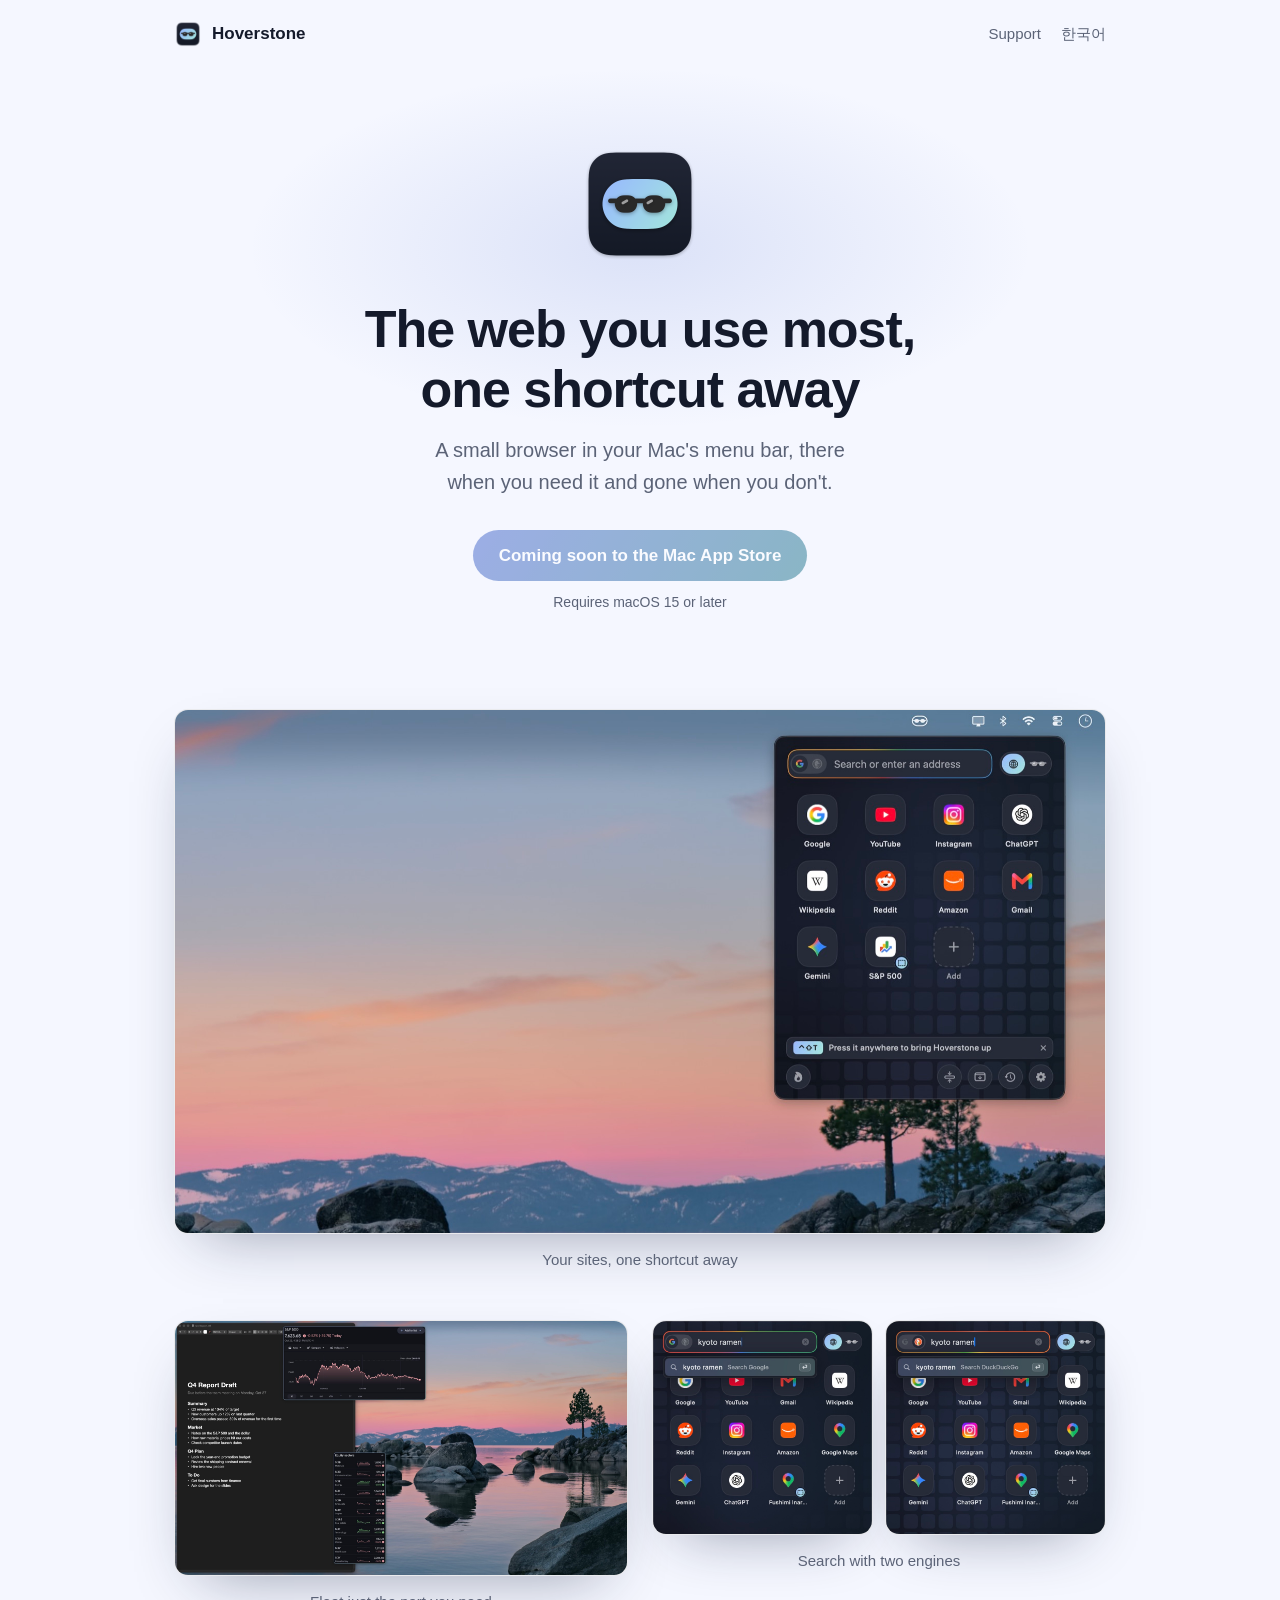
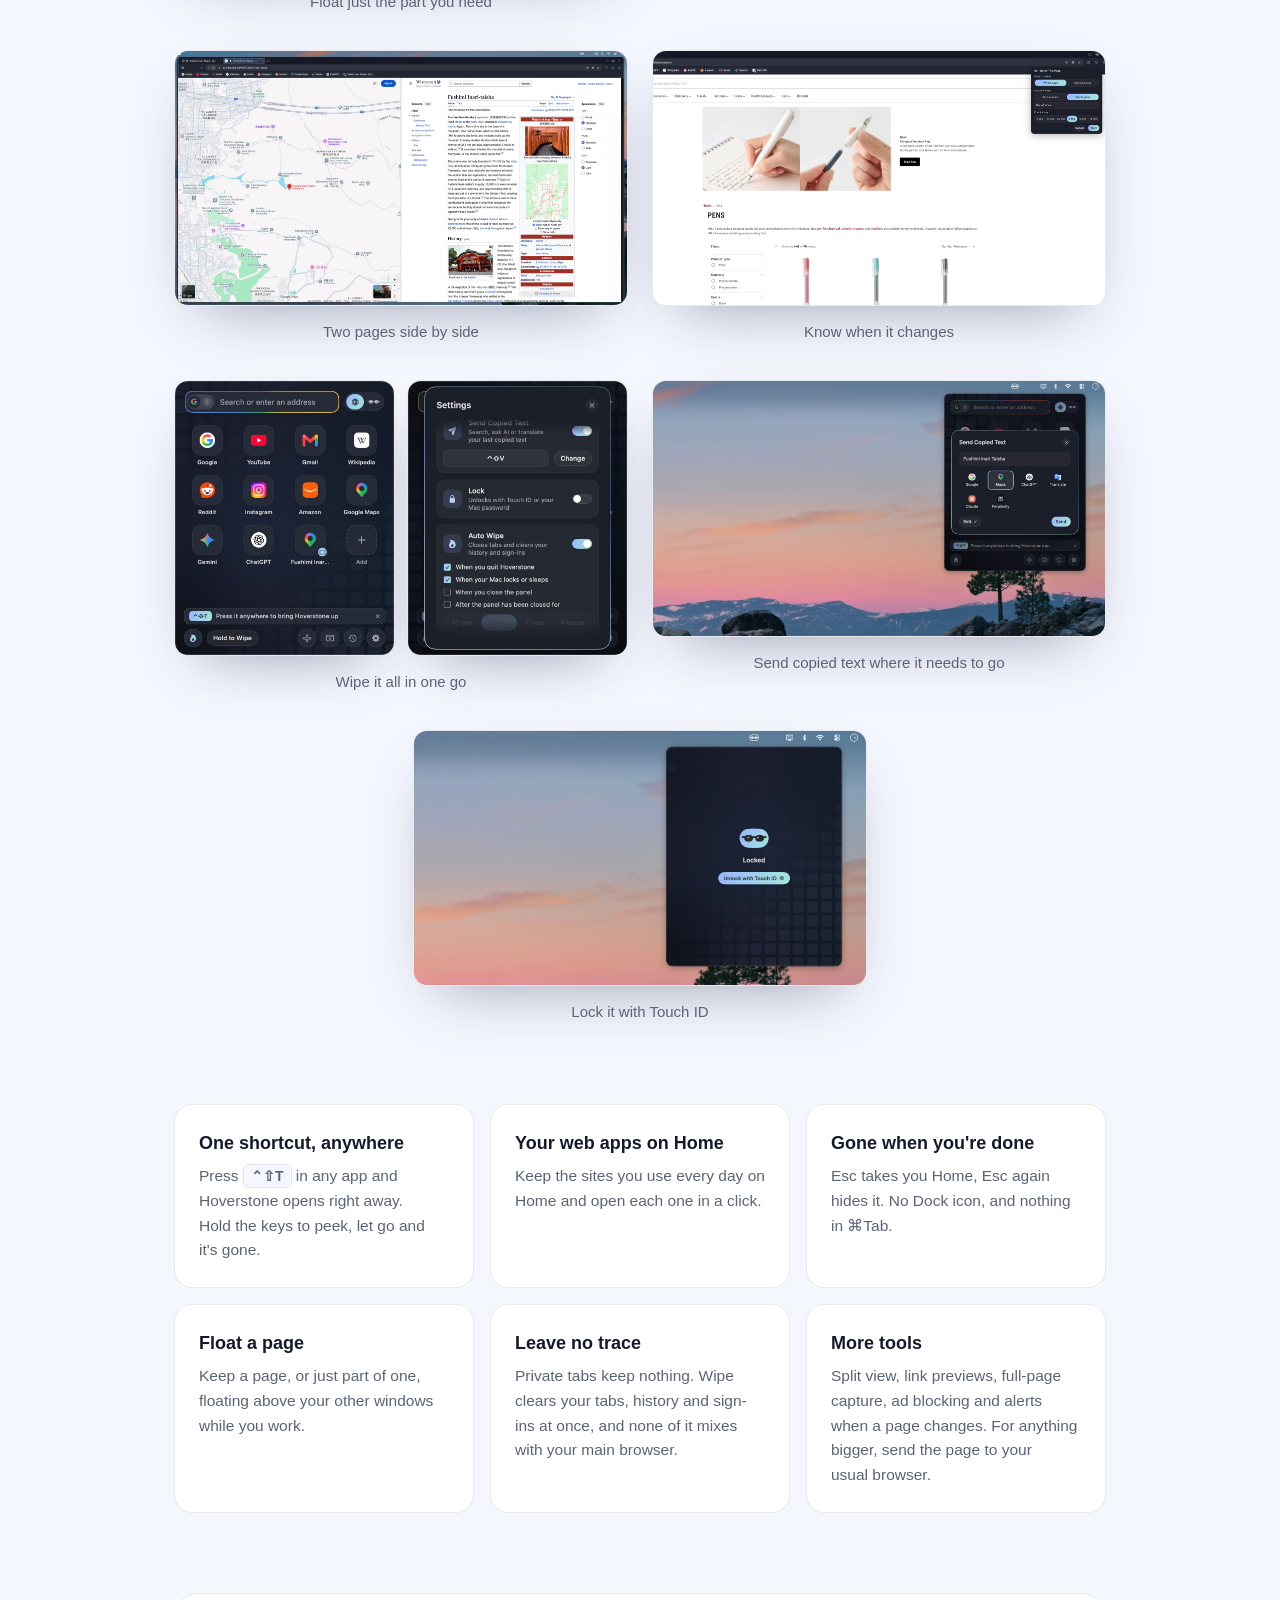
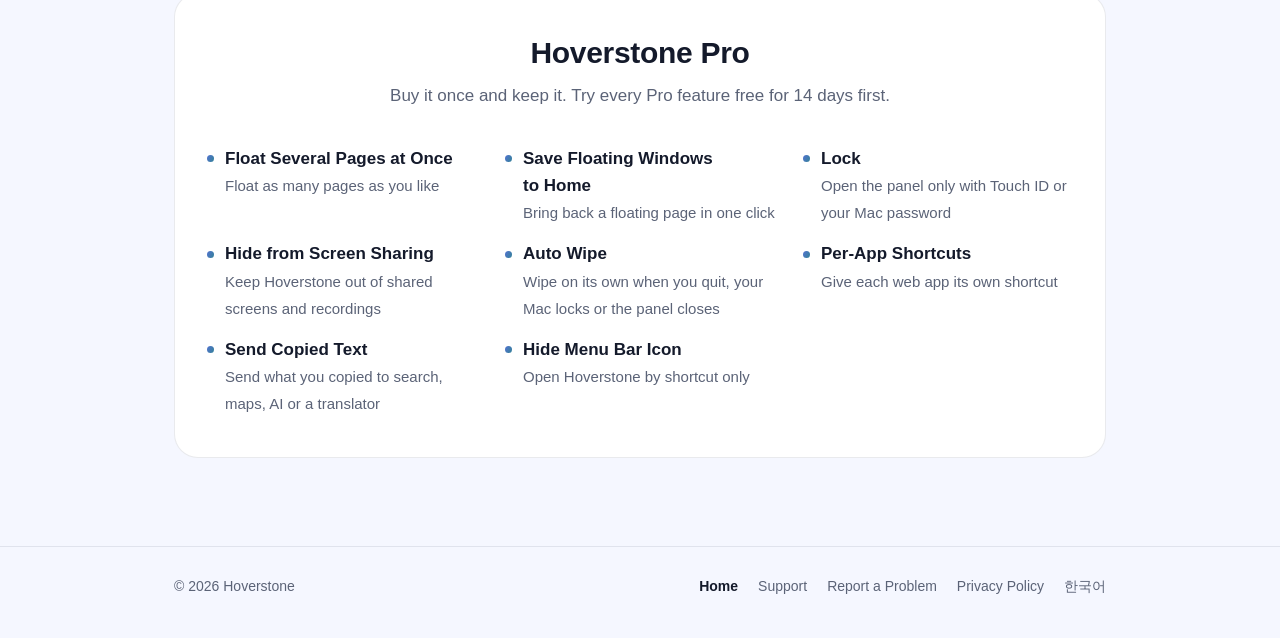
<file: index.html>
<!doctype html>
<html lang="en">
<head>
  <meta charset="utf-8">
  <meta name="viewport" content="width=device-width, initial-scale=1">
  <title>Hoverstone</title>
  <meta name="description" content="A small browser in your Mac's menu bar. The sites you use every day are one shortcut away, and gone when you're done.">
  <link rel="icon" href="/assets/favicon.png">
  <link rel="alternate" hreflang="ko" href="https://hoverstone.minihandz.com/ko/">
  <link rel="stylesheet" href="/assets/style.css?v=3">
</head>
<body>
  <header class="wrap top">
    <a class="brand" href="/"><img src="/assets/icon.png" alt="">Hoverstone</a>
    <nav>
      <a href="/support/">Support</a>
      <a href="/ko/" hreflang="ko" lang="ko">한국어</a>
    </nav>
  </header>

  <main>
    <div class="wrap hero">
      <img src="/assets/icon.png" alt="Hoverstone app icon">
      <h1>The web you use most,<br>one shortcut away</h1>
      <p>A small browser in your Mac's menu bar, there when you need it and gone when you don't.</p>
      <div class="cta">
        <a class="button" aria-disabled="true">Coming soon to the Mac App Store</a>
        <span class="note">Requires macOS 15 or later</span>
      </div>
    </div>

    <section class="wrap shots">
      <figure class="shot">
        <img src="/assets/shots/en-1.jpg" width="1800" height="1012" alt="Hoverstone's Home open under the menu bar, with Google, YouTube, Gmail, ChatGPT and other sites, and a saved S&amp;P 500 chart">
        <figcaption>Your sites, one shortcut away</figcaption>
      </figure>
      <div class="shot-grid">
        <figure class="shot">
          <img src="/assets/shots/en-2.jpg" width="1800" height="1012" loading="lazy" alt="An S&amp;P 500 chart and a list of market sectors floating over a report being written">
          <figcaption>Float just the part you need</figcaption>
        </figure>
        <figure class="shot">
          <div class="pair">
            <img src="/assets/shots/en-3-google.jpg" width="800" height="776" loading="lazy" alt="The search field with Google picked">
            <img src="/assets/shots/en-3-duckduckgo.jpg" width="800" height="776" loading="lazy" alt="The same search with DuckDuckGo picked">
          </div>
          <figcaption>Search with two engines</figcaption>
        </figure>
        <figure class="shot">
          <img src="/assets/shots/en-4.jpg" width="1800" height="1012" loading="lazy" alt="Google Maps and a Wikipedia article side by side in split view">
          <figcaption>Two pages side by side</figcaption>
        </figure>
        <figure class="shot">
          <img src="/assets/shots/en-5.jpg" width="1800" height="1012" loading="lazy" alt="A shop page with Hoverstone set to alert when the words Out of stock are gone">
          <figcaption>Know when it changes</figcaption>
        </figure>
        <figure class="shot">
          <div class="pair">
            <img src="/assets/shots/en-6-home.jpg" width="800" height="1000" loading="lazy" alt="Home with the wipe button showing Hold to Wipe">
            <img src="/assets/shots/en-6-settings.jpg" width="800" height="1000" loading="lazy" alt="Auto Wipe settings: when you quit, or when your Mac locks or sleeps">
          </div>
          <figcaption>Wipe it all in one go</figcaption>
        </figure>
        <figure class="shot">
          <img src="/assets/shots/en-7.jpg" width="1800" height="1012" loading="lazy" alt="Copied text ready to send to search, maps, AI or a translator">
          <figcaption>Send copied text where it needs to go</figcaption>
        </figure>
        <figure class="shot">
          <img src="/assets/shots/en-8.jpg" width="1800" height="1012" loading="lazy" alt="The Hoverstone panel locked, asking for Touch ID">
          <figcaption>Lock it with Touch ID</figcaption>
        </figure>
      </div>
    </section>

    <section class="wrap">
      <div class="grid">
        <div class="card">
          <h3>One shortcut, anywhere</h3>
          <p>Press <kbd>⌃⇧T</kbd> in any app and Hoverstone opens right away. Hold the keys to peek, let go and it's gone.</p>
        </div>
        <div class="card">
          <h3>Your web apps on Home</h3>
          <p>Keep the sites you use every day on Home and open each one in a click.</p>
        </div>
        <div class="card">
          <h3>Gone when you're done</h3>
          <p>Esc takes you Home, Esc again hides it. No Dock icon, and nothing in ⌘Tab.</p>
        </div>
        <div class="card">
          <h3>Float a page</h3>
          <p>Keep a page, or just part of one, floating above your other windows while you work.</p>
        </div>
        <div class="card">
          <h3>Leave no trace</h3>
          <p>Private tabs keep nothing. Wipe clears your tabs, history and sign-ins at once, and none of it mixes with your main browser.</p>
        </div>
        <div class="card">
          <h3>More tools</h3>
          <p>Split view, link previews, full-page capture, ad blocking and alerts when a page changes. For anything bigger, send the page to your usual browser.</p>
        </div>
      </div>
    </section>

    <section class="wrap">
      <div class="pro">
        <h2>Hoverstone Pro</h2>
        <p class="lead">Buy it once and keep it. Try every Pro feature free for 14 days first.</p>
        <ul>
          <li><strong>Float Several Pages at Once</strong><span>Float as many pages as you like</span></li>
          <li><strong>Save Floating Windows to Home</strong><span>Bring back a floating page in one click</span></li>
          <li><strong>Lock</strong><span>Open the panel only with Touch ID or your Mac password</span></li>
          <li><strong>Hide from Screen Sharing</strong><span>Keep Hoverstone out of shared screens and recordings</span></li>
          <li><strong>Auto Wipe</strong><span>Wipe on its own when you quit, your Mac locks or the panel closes</span></li>
          <li><strong>Per-App Shortcuts</strong><span>Give each web app its own shortcut</span></li>
          <li><strong>Send Copied Text</strong><span>Send what you copied to search, maps, AI or a translator</span></li>
          <li><strong>Hide Menu Bar Icon</strong><span>Open Hoverstone by shortcut only</span></li>
        </ul>
      </div>
    </section>
  </main>

  <footer>
    <div class="wrap">
      <span>© 2026 Hoverstone</span>
      <nav>
        <a href="/" aria-current="page">Home</a>
        <a href="/support/">Support</a>
        <a href="/report/">Report a Problem</a>
        <a href="/privacy/">Privacy Policy</a>
        <a href="/ko/" hreflang="ko" lang="ko">한국어</a>
      </nav>
    </div>
  </footer>
</body>
</html>
</file>
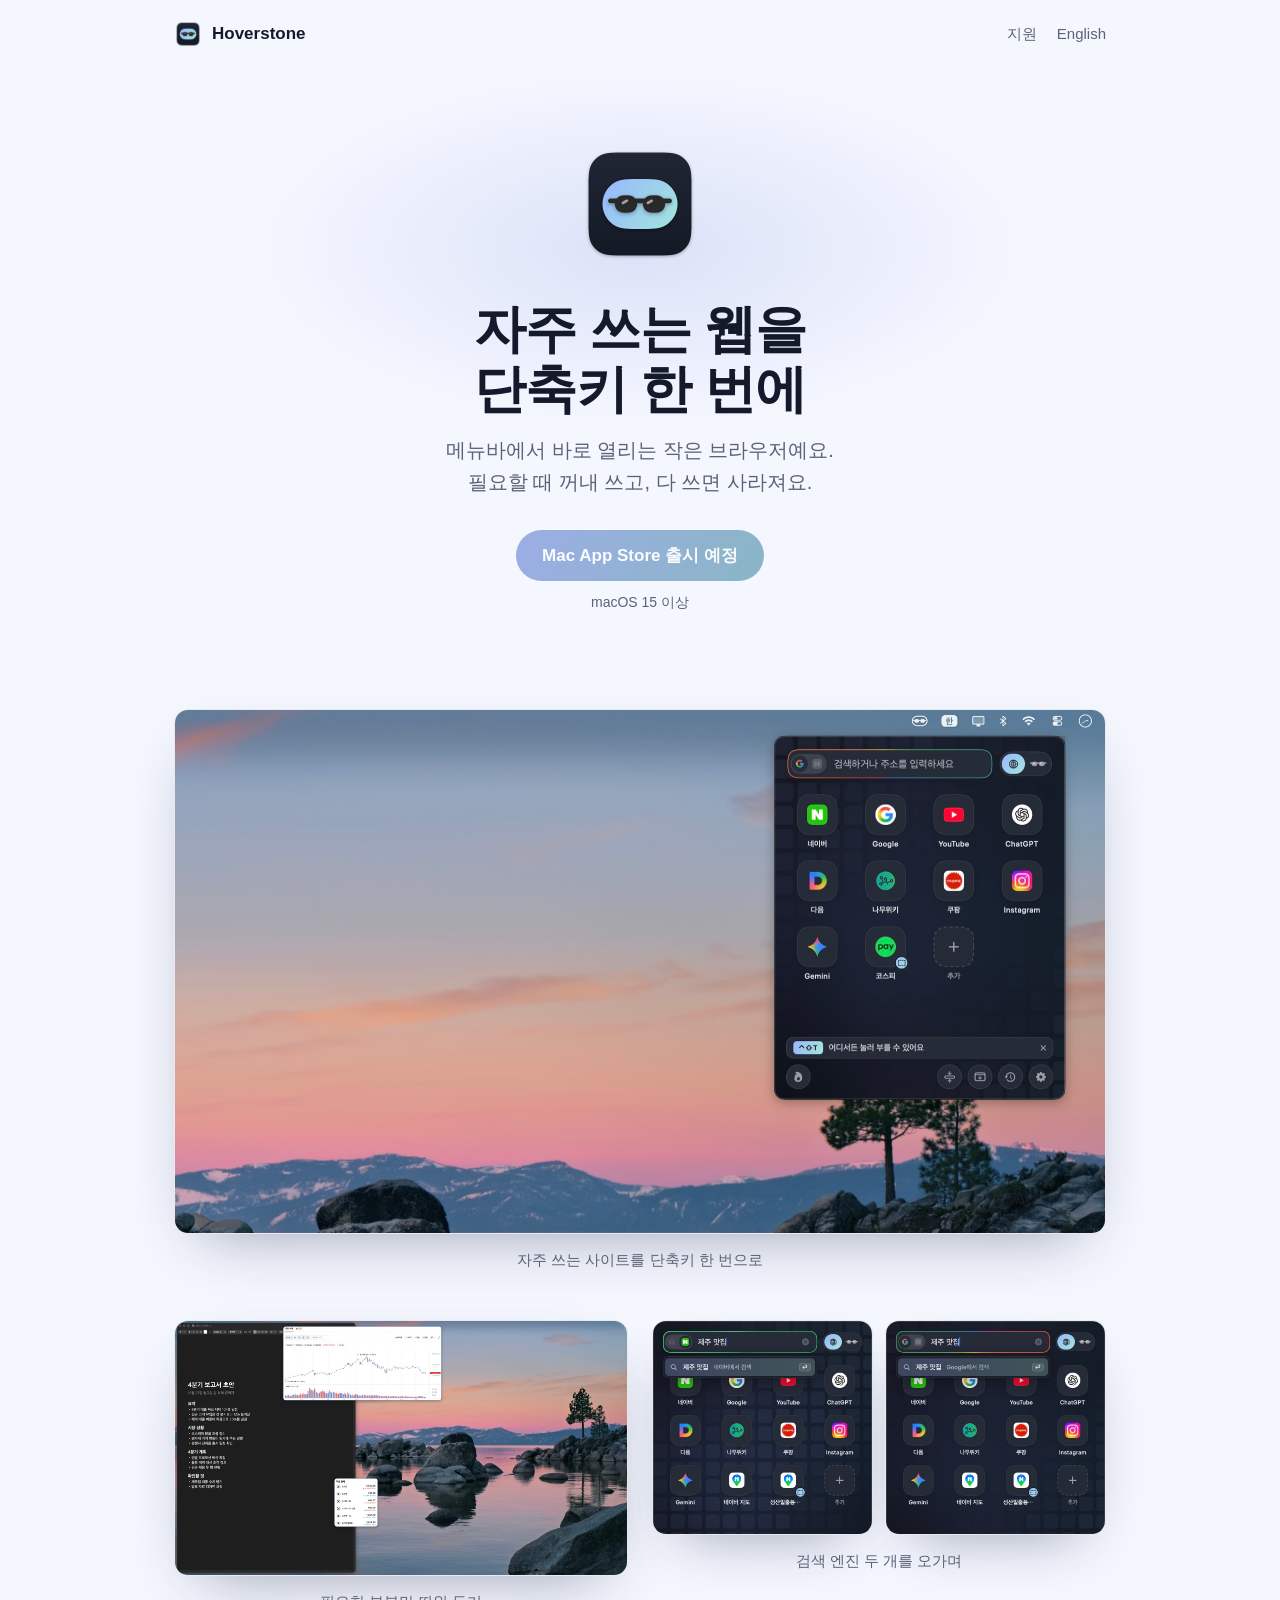
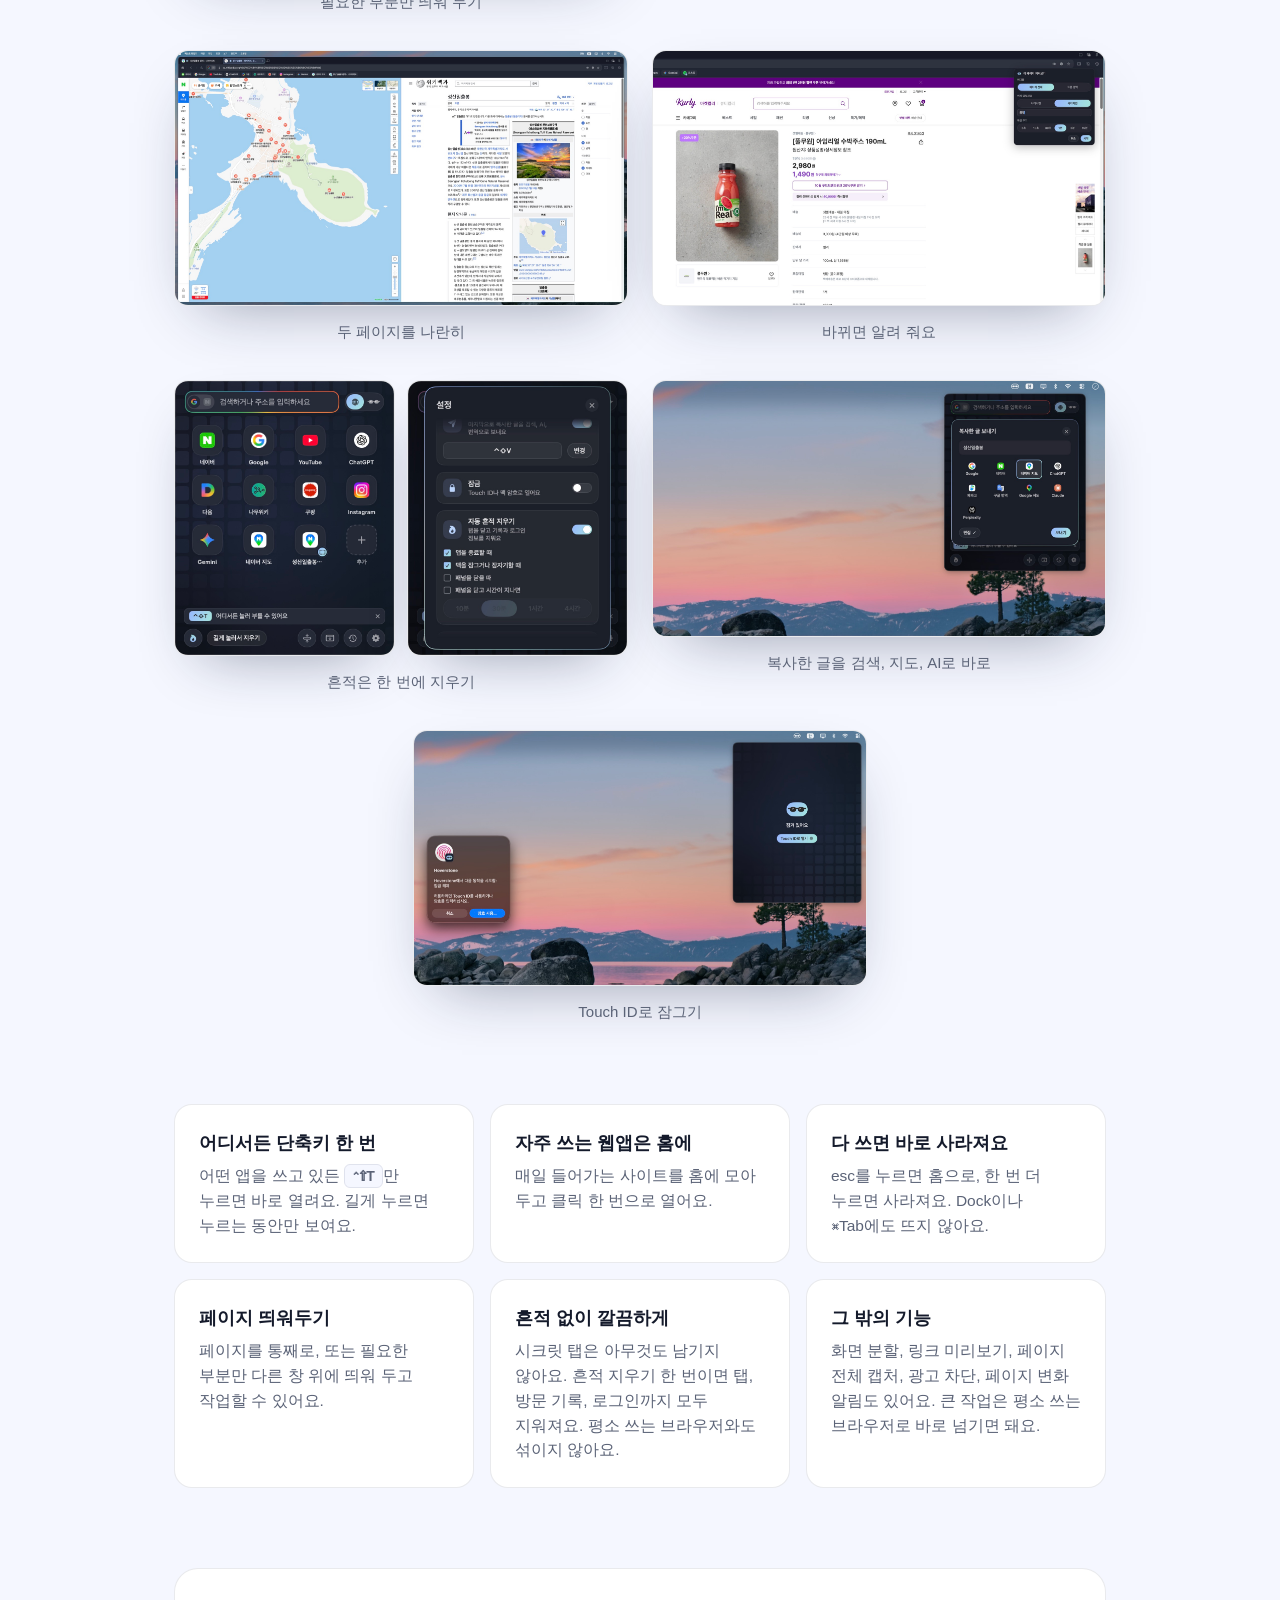
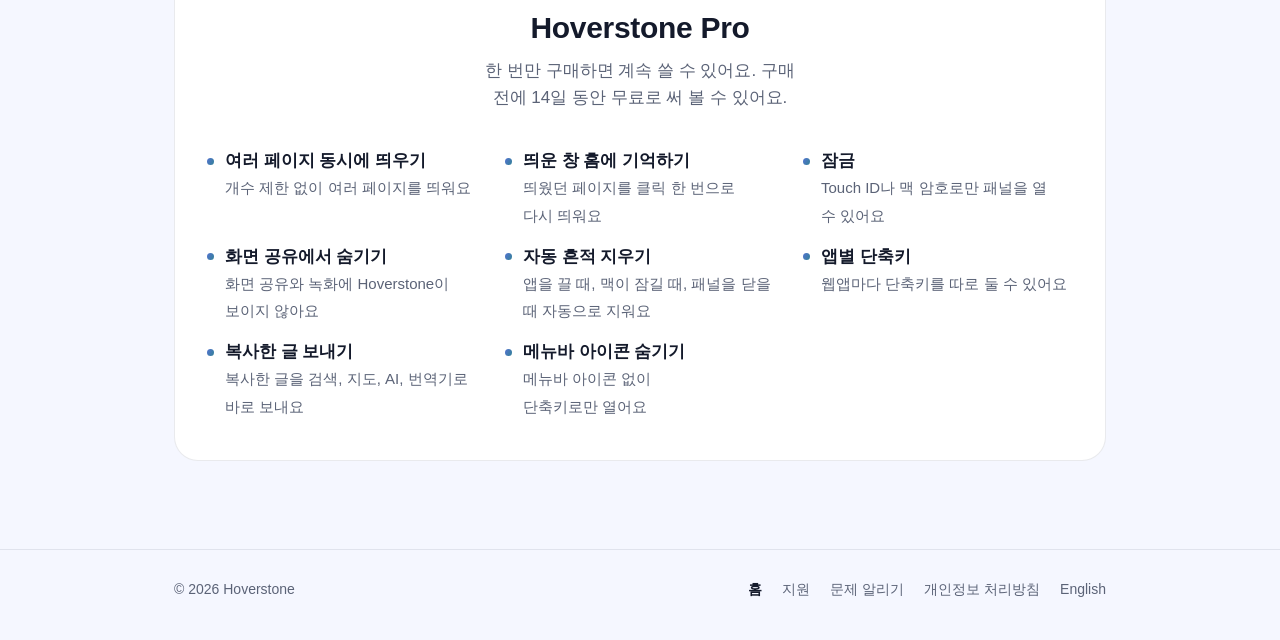
<file: ko/index.html>
<!doctype html>
<html lang="ko">
<head>
  <meta charset="utf-8">
  <meta name="viewport" content="width=device-width, initial-scale=1">
  <title>Hoverstone</title>
  <meta name="description" content="메뉴바에서 바로 열리는 작은 브라우저. 매일 쓰는 사이트를 단축키 한 번으로 열고, 다 쓰면 사라져요.">
  <link rel="icon" href="/assets/favicon.png">
  <link rel="alternate" hreflang="en" href="https://hoverstone.minihandz.com/">
  <link rel="stylesheet" href="/assets/style.css?v=3">
</head>
<body>
  <header class="wrap top">
    <a class="brand" href="/ko/"><img src="/assets/icon.png" alt="">Hoverstone</a>
    <nav>
      <a href="/ko/support/">지원</a>
      <a href="/" hreflang="en" lang="en">English</a>
    </nav>
  </header>

  <main>
    <div class="wrap hero">
      <img src="/assets/icon.png" alt="Hoverstone 앱 아이콘">
      <h1>자주 쓰는 웹을<br>단축키 한 번에</h1>
      <p>메뉴바에서 바로 열리는 작은 브라우저예요. 필요할 때 꺼내 쓰고, 다 쓰면 사라져요.</p>
      <div class="cta">
        <a class="button" aria-disabled="true">Mac App Store 출시 예정</a>
        <span class="note">macOS 15 이상</span>
      </div>
    </div>

    <section class="wrap shots">
      <figure class="shot">
        <img src="/assets/shots/ko-1.jpg" width="1800" height="1012" alt="메뉴바 아래 열린 Hoverstone 홈. 네이버, Google, YouTube, ChatGPT 같은 사이트와 기억해 둔 코스피 차트가 있어요">
        <figcaption>자주 쓰는 사이트를 단축키 한 번으로</figcaption>
      </figure>
      <div class="shot-grid">
        <figure class="shot">
          <img src="/assets/shots/ko-2.jpg" width="1800" height="1012" loading="lazy" alt="작성 중인 보고서 위에 코스피 차트와 주요 지수 목록을 띄운 모습">
          <figcaption>필요한 부분만 띄워 두기</figcaption>
        </figure>
        <figure class="shot">
          <div class="pair">
            <img src="/assets/shots/ko-3-naver.jpg" width="800" height="776" loading="lazy" alt="네이버를 고른 검색창">
            <img src="/assets/shots/ko-3-google.jpg" width="800" height="776" loading="lazy" alt="같은 검색어로 Google을 고른 검색창">
          </div>
          <figcaption>검색 엔진 두 개를 오가며</figcaption>
        </figure>
        <figure class="shot">
          <img src="/assets/shots/ko-4.jpg" width="1800" height="1012" loading="lazy" alt="화면 분할로 네이버 지도와 위키백과 문서를 나란히 띄운 모습">
          <figcaption>두 페이지를 나란히</figcaption>
        </figure>
        <figure class="shot">
          <img src="/assets/shots/ko-5.jpg" width="1800" height="1012" loading="lazy" alt="상품 페이지에서 품절 글자가 사라지면 알려 주도록 설정한 모습">
          <figcaption>바뀌면 알려 줘요</figcaption>
        </figure>
        <figure class="shot">
          <div class="pair">
            <img src="/assets/shots/ko-6-home.jpg" width="800" height="1000" loading="lazy" alt="홈의 흔적 지우기 버튼과 길게 눌러서 지우기 안내">
            <img src="/assets/shots/ko-6-settings.jpg" width="800" height="1000" loading="lazy" alt="자동 흔적 지우기 설정: 앱을 종료할 때, 맥을 잠그거나 잠자기할 때">
          </div>
          <figcaption>흔적은 한 번에 지우기</figcaption>
        </figure>
        <figure class="shot">
          <img src="/assets/shots/ko-7.jpg" width="1800" height="1012" loading="lazy" alt="복사한 글을 검색, 지도, AI, 번역기로 보내는 화면">
          <figcaption>복사한 글을 검색, 지도, AI로 바로</figcaption>
        </figure>
        <figure class="shot">
          <img src="/assets/shots/ko-8.jpg" width="1800" height="1012" loading="lazy" alt="잠긴 Hoverstone 패널과 Touch ID 요청 창">
          <figcaption>Touch ID로 잠그기</figcaption>
        </figure>
      </div>
    </section>

    <section class="wrap">
      <div class="grid">
        <div class="card">
          <h3>어디서든 단축키 한 번</h3>
          <p>어떤 앱을 쓰고 있든 <kbd>⌃⇧T</kbd>만 누르면 바로 열려요. 길게 누르면 누르는 동안만 보여요.</p>
        </div>
        <div class="card">
          <h3>자주 쓰는 웹앱은 홈에</h3>
          <p>매일 들어가는 사이트를 홈에 모아 두고 클릭 한 번으로 열어요.</p>
        </div>
        <div class="card">
          <h3>다 쓰면 바로 사라져요</h3>
          <p>esc를 누르면 홈으로, 한 번 더 누르면 사라져요. Dock이나 ⌘Tab에도 뜨지 않아요.</p>
        </div>
        <div class="card">
          <h3>페이지 띄워두기</h3>
          <p>페이지를 통째로, 또는 필요한 부분만 다른 창 위에 띄워 두고 작업할 수 있어요.</p>
        </div>
        <div class="card">
          <h3>흔적 없이 깔끔하게</h3>
          <p>시크릿 탭은 아무것도 남기지 않아요. 흔적 지우기 한 번이면 탭, 방문 기록, 로그인까지 모두 지워져요. 평소 쓰는 브라우저와도 섞이지 않아요.</p>
        </div>
        <div class="card">
          <h3>그 밖의 기능</h3>
          <p>화면 분할, 링크 미리보기, 페이지 전체 캡처, 광고 차단, 페이지 변화 알림도 있어요. 큰 작업은 평소 쓰는 브라우저로 바로 넘기면 돼요.</p>
        </div>
      </div>
    </section>

    <section class="wrap">
      <div class="pro">
        <h2>Hoverstone Pro</h2>
        <p class="lead">한 번만 구매하면 계속 쓸 수 있어요. 구매 전에 14일 동안 무료로 써 볼 수 있어요.</p>
        <ul>
          <li><strong>여러 페이지 동시에 띄우기</strong><span>개수 제한 없이 여러 페이지를 띄워요</span></li>
          <li><strong>띄운 창 홈에 기억하기</strong><span>띄웠던 페이지를 클릭 한 번으로 다시 띄워요</span></li>
          <li><strong>잠금</strong><span>Touch ID나 맥 암호로만 패널을 열 수 있어요</span></li>
          <li><strong>화면 공유에서 숨기기</strong><span>화면 공유와 녹화에 Hoverstone이 보이지 않아요</span></li>
          <li><strong>자동 흔적 지우기</strong><span>앱을 끌 때, 맥이 잠길 때, 패널을 닫을 때 자동으로 지워요</span></li>
          <li><strong>앱별 단축키</strong><span>웹앱마다 단축키를 따로 둘 수 있어요</span></li>
          <li><strong>복사한 글 보내기</strong><span>복사한 글을 검색, 지도, AI, 번역기로 바로 보내요</span></li>
          <li><strong>메뉴바 아이콘 숨기기</strong><span>메뉴바 아이콘 없이 단축키로만 열어요</span></li>
        </ul>
      </div>
    </section>
  </main>

  <footer>
    <div class="wrap">
      <span>© 2026 Hoverstone</span>
      <nav>
        <a href="/ko/" aria-current="page">홈</a>
        <a href="/ko/support/">지원</a>
        <a href="/ko/report/">문제 알리기</a>
        <a href="/ko/privacy/">개인정보 처리방침</a>
        <a href="/" hreflang="en" lang="en">English</a>
      </nav>
    </div>
  </footer>
</body>
</html>
</file>
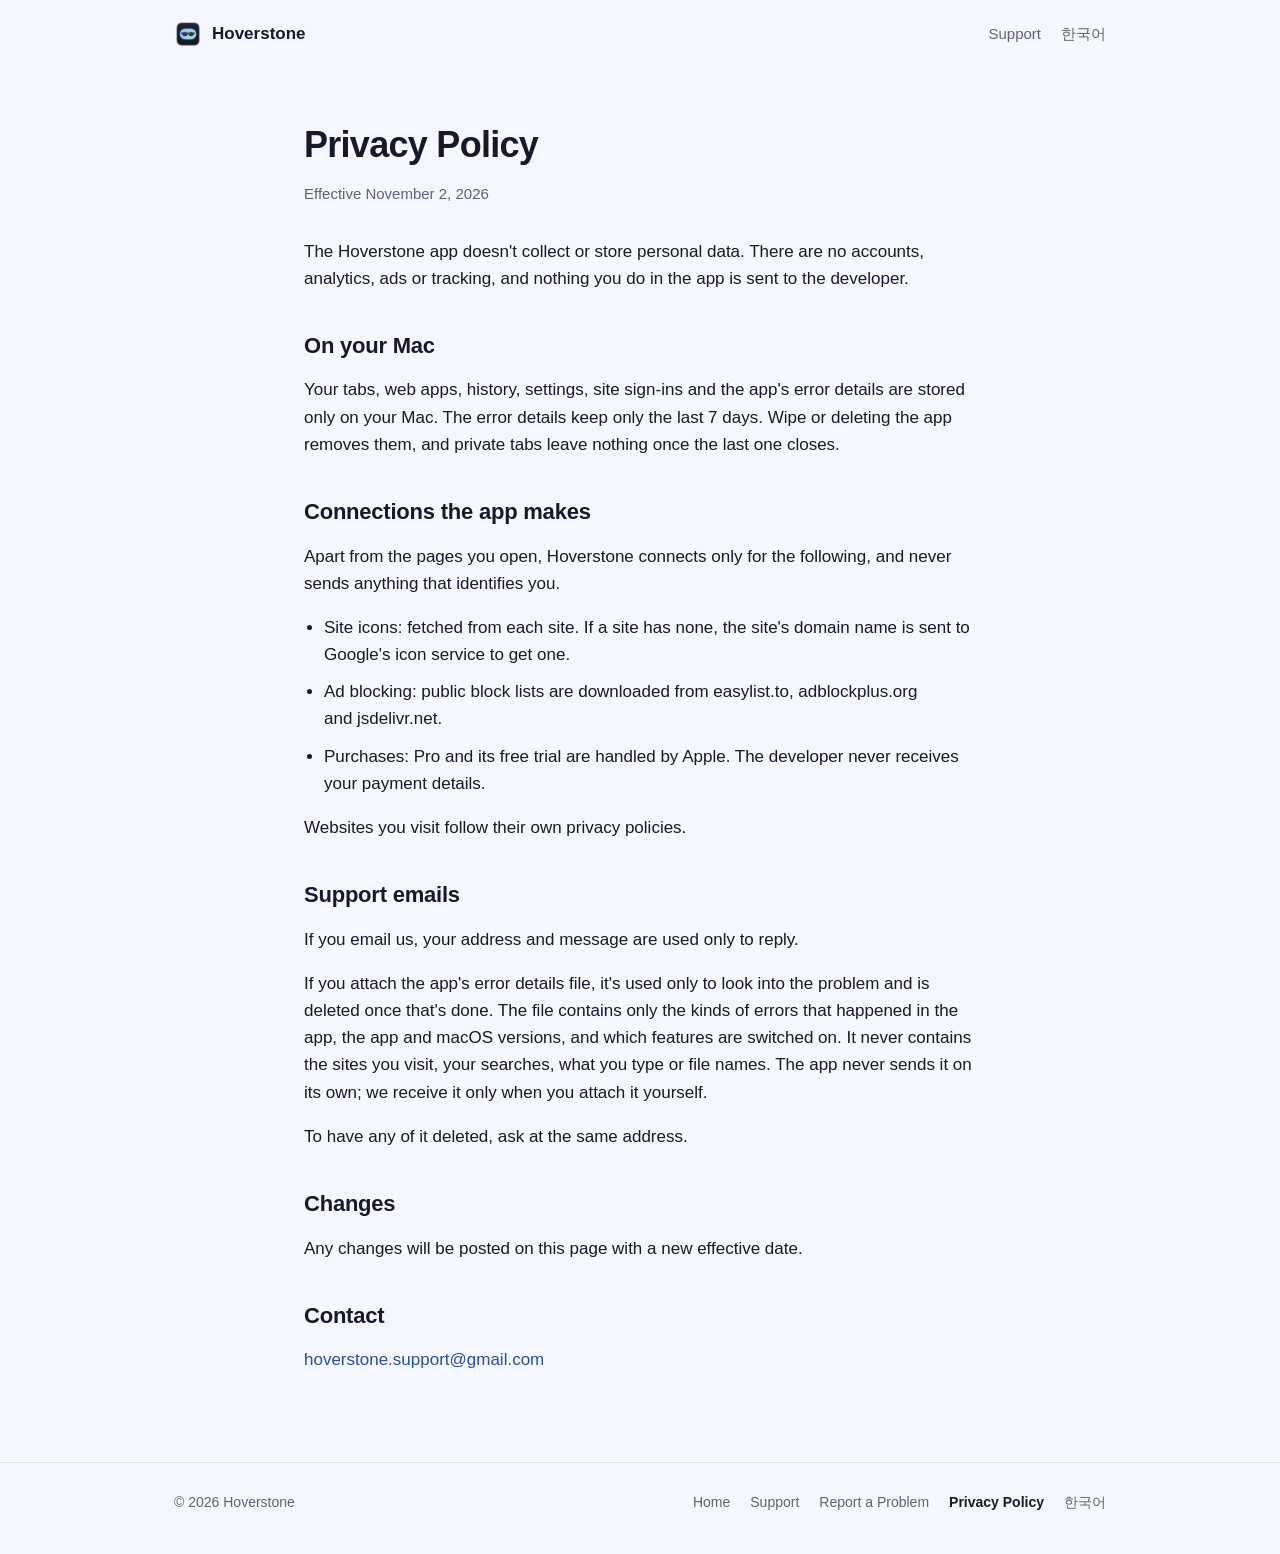
<file: privacy/index.html>
<!doctype html>
<html lang="en">
<head>
  <meta charset="utf-8">
  <meta name="viewport" content="width=device-width, initial-scale=1">
  <title>Privacy Policy · Hoverstone</title>
  <meta name="description" content="Hoverstone privacy policy">
  <link rel="icon" href="/assets/favicon.png">
  <link rel="alternate" hreflang="ko" href="https://hoverstone.minihandz.com/ko/privacy/">
  <link rel="stylesheet" href="/assets/style.css?v=3">
</head>
<body>
  <header class="wrap top">
    <a class="brand" href="/"><img src="/assets/icon.png" alt="">Hoverstone</a>
    <nav>
      <a href="/support/">Support</a>
      <a href="/ko/privacy/" hreflang="ko" lang="ko">한국어</a>
    </nav>
  </header>

  <main class="wrap narrow page">
    <h1>Privacy Policy</h1>
    <p class="updated">Effective November 2, 2026</p>

    <p>The Hoverstone app doesn't collect or store personal data. There are no accounts, analytics, ads or tracking, and nothing you do in the app is sent to the developer.</p>

    <h2>On your Mac</h2>
    <p>Your tabs, web apps, history, settings, site sign-ins and the app's error details are stored only on your Mac. The error details keep only the last 7 days. Wipe or deleting the app removes them, and private tabs leave nothing once the last one closes.</p>

    <h2>Connections the app makes</h2>
    <p>Apart from the pages you open, Hoverstone connects only for the following, and never sends anything that identifies you.</p>
    <ul>
      <li>Site icons: fetched from each site. If a site has none, the site's domain name is sent to Google's icon service to get one.</li>
      <li>Ad blocking: public block lists are downloaded from easylist.to, adblockplus.org and jsdelivr.net.</li>
      <li>Purchases: Pro and its free trial are handled by Apple. The developer never receives your payment details.</li>
    </ul>
    <p>Websites you visit follow their own privacy policies.</p>

    <h2>Support emails</h2>
    <p>If you email us, your address and message are used only to reply.</p>
    <p>If you attach the app's error details file, it's used only to look into the problem and is deleted once that's done. The file contains only the kinds of errors that happened in the app, the app and macOS versions, and which features are switched on. It never contains the sites you visit, your searches, what you type or file names. The app never sends it on its own; we receive it only when you attach it yourself.</p>
    <p>To have any of it deleted, ask at the same address.</p>

    <h2>Changes</h2>
    <p>Any changes will be posted on this page with a new effective date.</p>

    <h2>Contact</h2>
    <p><a href="mailto:hoverstone.support@gmail.com">hoverstone.support@gmail.com</a></p>
  </main>

  <footer>
    <div class="wrap">
      <span>© 2026 Hoverstone</span>
      <nav>
        <a href="/">Home</a>
        <a href="/support/">Support</a>
        <a href="/report/">Report a Problem</a>
        <a href="/privacy/" aria-current="page">Privacy Policy</a>
        <a href="/ko/privacy/" hreflang="ko" lang="ko">한국어</a>
      </nav>
    </div>
  </footer>
</body>
</html>
</file>
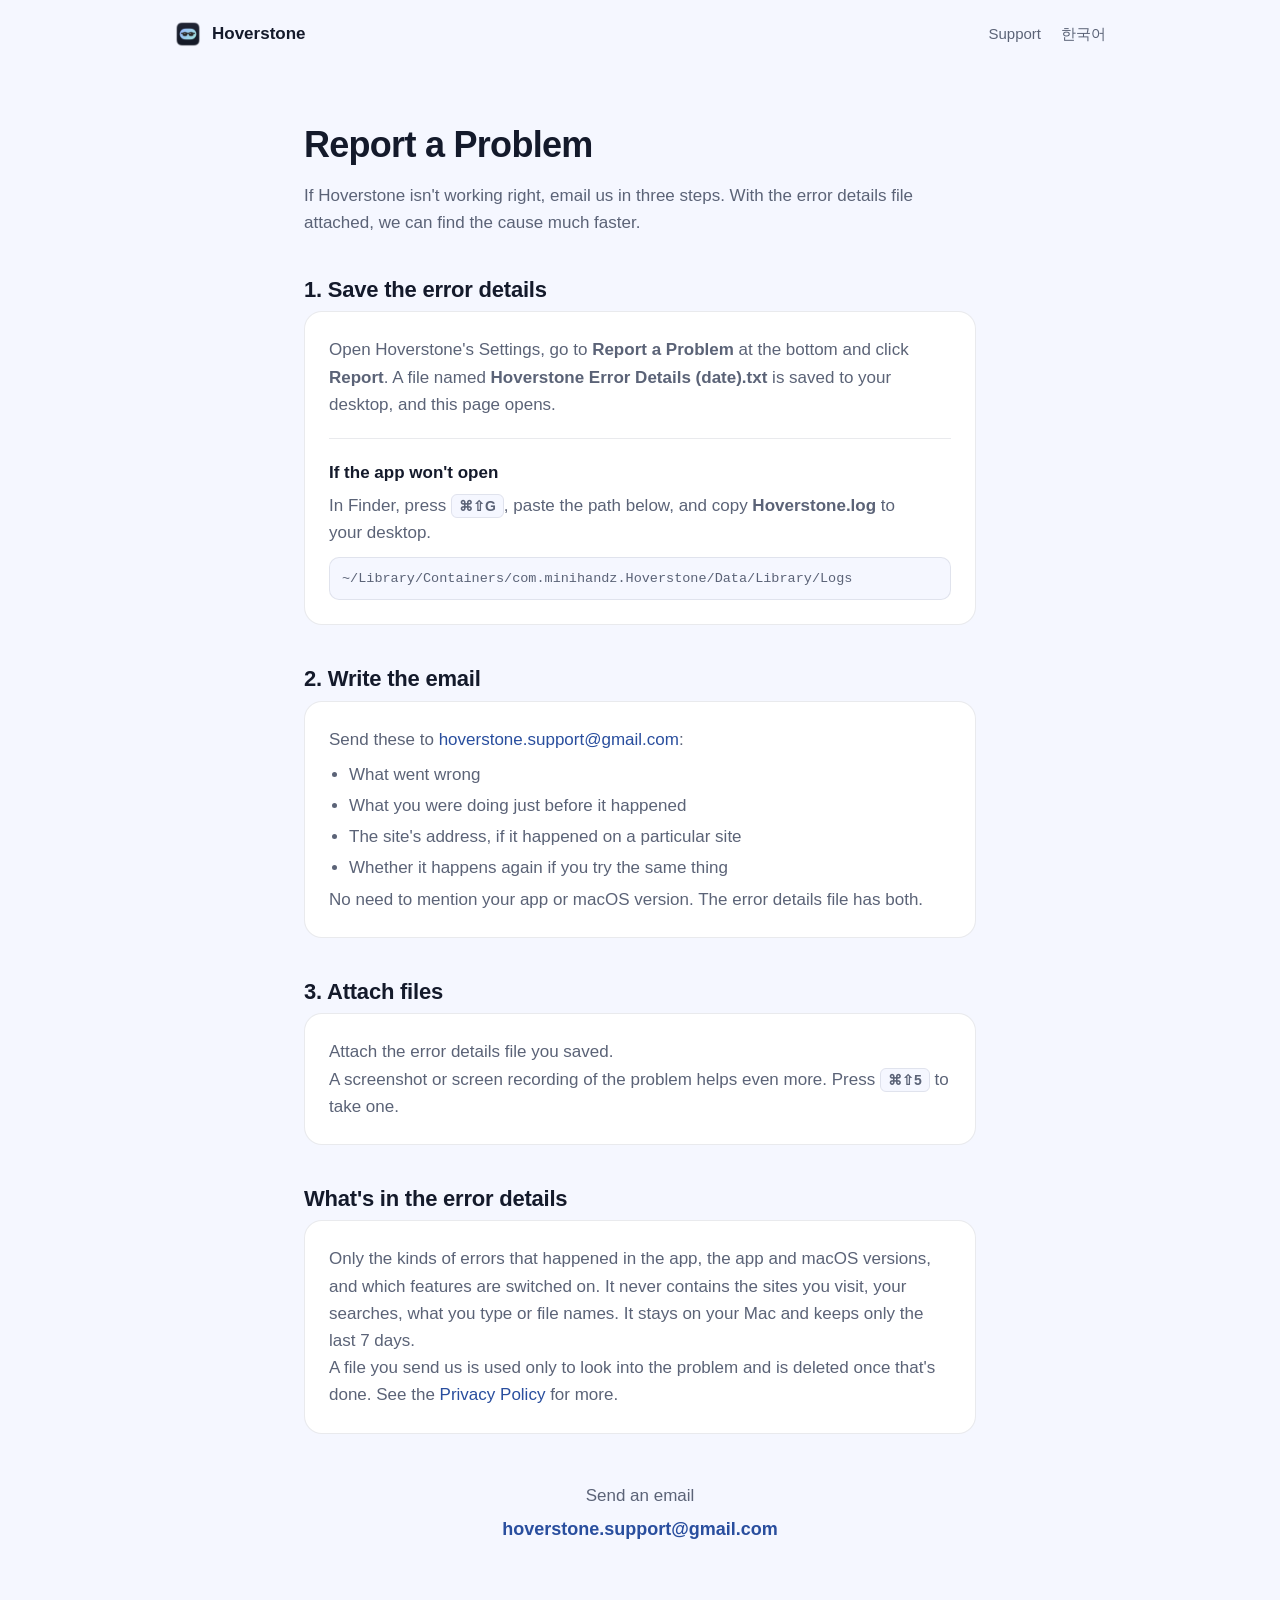
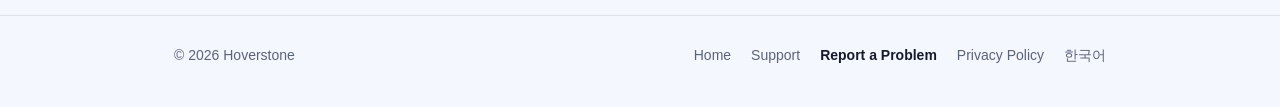
<file: report/index.html>
<!doctype html>
<html lang="en">
<head>
  <meta charset="utf-8">
  <meta name="viewport" content="width=device-width, initial-scale=1">
  <title>Report a Problem · Hoverstone</title>
  <meta name="description" content="How to tell us when Hoverstone isn't working right.">
  <link rel="icon" href="/assets/favicon.png">
  <link rel="alternate" hreflang="ko" href="https://hoverstone.minihandz.com/ko/report/">
  <link rel="stylesheet" href="/assets/style.css?v=3">
</head>
<body>
  <header class="wrap top">
    <a class="brand" href="/"><img src="/assets/icon.png" alt="">Hoverstone</a>
    <nav>
      <a href="/support/">Support</a>
      <a href="/ko/report/" hreflang="ko" lang="ko">한국어</a>
    </nav>
  </header>

  <main class="wrap narrow page">
    <h1>Report a Problem</h1>
    <p class="intro">If Hoverstone isn't working right, email us in three steps. With the error details file attached, we can find the cause much faster.</p>

    <h2>1. Save the error details</h2>
    <div class="faq">
      <div>
        <p>Open Hoverstone's Settings, go to <strong>Report a Problem</strong> at the bottom and click <strong>Report</strong>. A file named <strong>Hoverstone Error Details (date).txt</strong> is saved to your desktop, and this page opens.</p>
      </div>
      <div>
        <h3>If the app won't open</h3>
        <p>In Finder, press <kbd>⌘⇧G</kbd>, paste the path below, and copy <strong>Hoverstone.log</strong> to your desktop.</p>
        <p class="path">~/Library/Containers/com.minihandz.Hoverstone/Data/Library/Logs</p>
      </div>
    </div>

    <h2>2. Write the email</h2>
    <div class="faq">
      <div>
        <p>Send these to <a href="mailto:hoverstone.support@gmail.com">hoverstone.support@gmail.com</a>:</p>
        <ul>
          <li>What went wrong</li>
          <li>What you were doing just before it happened</li>
          <li>The site's address, if it happened on a particular site</li>
          <li>Whether it happens again if you try the same thing</li>
        </ul>
        <p>No need to mention your app or macOS version. The error details file has both.</p>
      </div>
    </div>

    <h2>3. Attach files</h2>
    <div class="faq">
      <div>
        <p>Attach the error details file you saved.</p>
        <p>A screenshot or screen recording of the problem helps even more. Press <kbd>⌘⇧5</kbd> to take one.</p>
      </div>
    </div>

    <h2>What's in the error details</h2>
    <div class="faq">
      <div>
        <p>Only the kinds of errors that happened in the app, the app and macOS versions, and which features are switched on. It never contains the sites you visit, your searches, what you type or file names. It stays on your Mac and keeps only the last 7 days.</p>
        <p>A file you send us is used only to look into the problem and is deleted once that's done. See the <a href="/privacy/">Privacy Policy</a> for more.</p>
      </div>
    </div>

    <div class="ask">
      <p>Send an email</p>
      <a href="mailto:hoverstone.support@gmail.com?subject=%5BHoverstone%5D%20Problem%20report&amp;body=What%20went%20wrong%3F%0A%0A%0AWhat%20were%20you%20doing%20just%20before%20it%20happened%3F%0A%0A%0AIf%20it%20happened%20on%20a%20particular%20site%2C%20its%20address%3A%0A%0A%0ADoes%20it%20happen%20again%20if%20you%20try%20the%20same%20thing%3F%0A%0A%0A%28Please%20attach%20the%20error%20details%20file%20and%20a%20screenshot%29">hoverstone.support@gmail.com</a>
    </div>
  </main>

  <footer>
    <div class="wrap">
      <span>© 2026 Hoverstone</span>
      <nav>
        <a href="/">Home</a>
        <a href="/support/">Support</a>
        <a href="/report/" aria-current="page">Report a Problem</a>
        <a href="/privacy/">Privacy Policy</a>
        <a href="/ko/report/" hreflang="ko" lang="ko">한국어</a>
      </nav>
    </div>
  </footer>
</body>
</html>
</file>
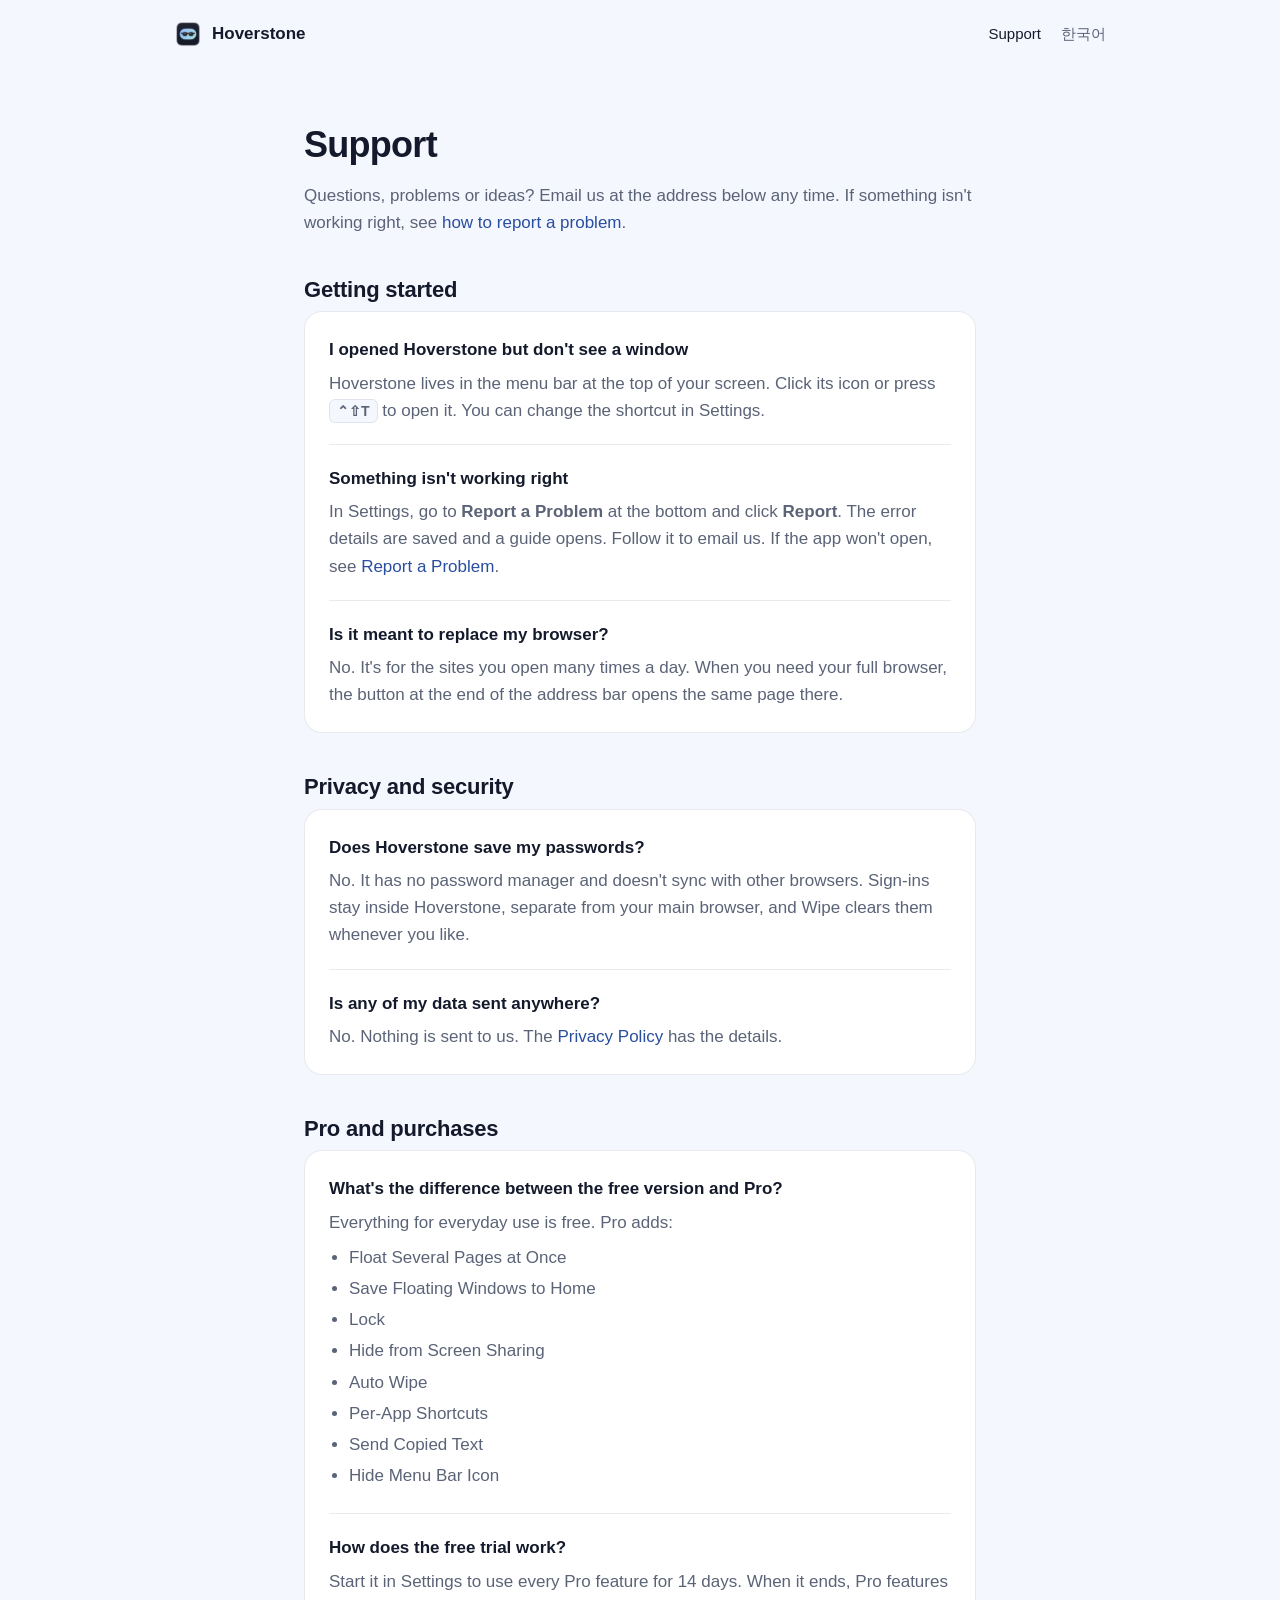
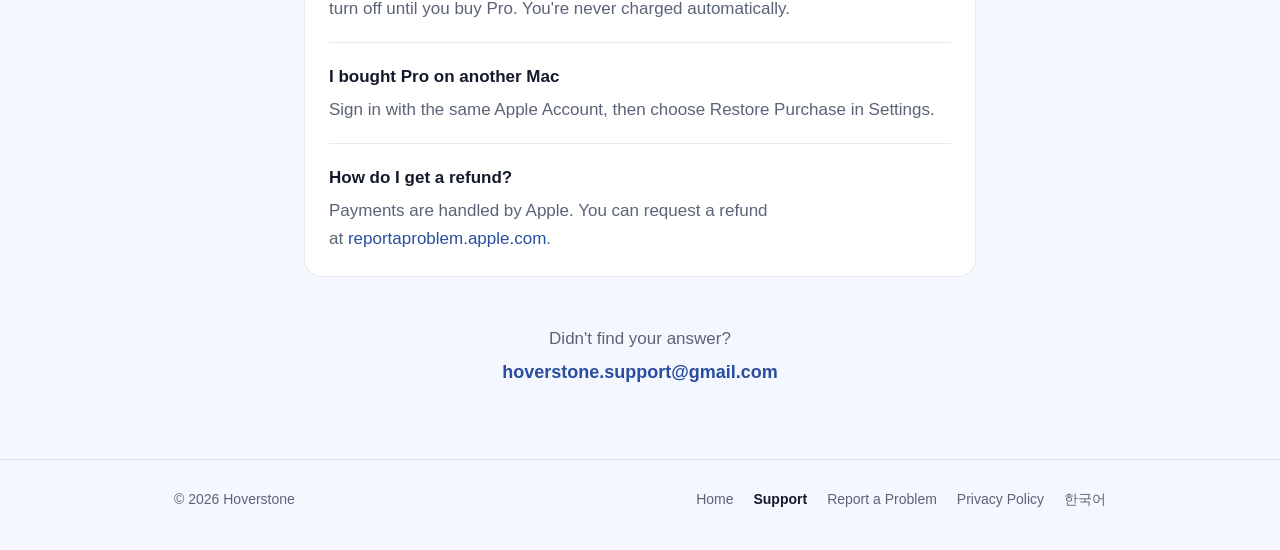
<file: support/index.html>
<!doctype html>
<html lang="en">
<head>
  <meta charset="utf-8">
  <meta name="viewport" content="width=device-width, initial-scale=1">
  <title>Support · Hoverstone</title>
  <meta name="description" content="Answers to common questions about Hoverstone, and how to reach us.">
  <link rel="icon" href="/assets/favicon.png">
  <link rel="alternate" hreflang="ko" href="https://hoverstone.minihandz.com/ko/support/">
  <link rel="stylesheet" href="/assets/style.css?v=3">
</head>
<body>
  <header class="wrap top">
    <a class="brand" href="/"><img src="/assets/icon.png" alt="">Hoverstone</a>
    <nav>
      <a href="/support/" aria-current="page">Support</a>
      <a href="/ko/support/" hreflang="ko" lang="ko">한국어</a>
    </nav>
  </header>

  <main class="wrap narrow page">
    <h1>Support</h1>
    <p class="intro">Questions, problems or ideas? Email us at the address below any time. If something isn't working right, see <a href="/report/">how to report a problem</a>.</p>

    <h2>Getting started</h2>
    <div class="faq">
      <div>
        <h3>I opened Hoverstone but don't see a window</h3>
        <p>Hoverstone lives in the menu bar at the top of your screen. Click its icon or press <kbd>⌃⇧T</kbd> to open it. You can change the shortcut in Settings.</p>
      </div>
      <div>
        <h3>Something isn't working right</h3>
        <p>In Settings, go to <strong>Report a Problem</strong> at the bottom and click <strong>Report</strong>. The error details are saved and a guide opens. Follow it to email us. If the app won't open, see <a href="/report/">Report a Problem</a>.</p>
      </div>
      <div>
        <h3>Is it meant to replace my browser?</h3>
        <p>No. It's for the sites you open many times a day. When you need your full browser, the button at the end of the address bar opens the same page there.</p>
      </div>
    </div>

    <h2>Privacy and security</h2>
    <div class="faq">
      <div>
        <h3>Does Hoverstone save my passwords?</h3>
        <p>No. It has no password manager and doesn't sync with other browsers. Sign-ins stay inside Hoverstone, separate from your main browser, and Wipe clears them whenever you like.</p>
      </div>
      <div>
        <h3>Is any of my data sent anywhere?</h3>
        <p>No. Nothing is sent to us. The <a href="/privacy/">Privacy Policy</a> has the details.</p>
      </div>
    </div>

    <h2>Pro and purchases</h2>
    <div class="faq">
      <div>
        <h3>What's the difference between the free version and Pro?</h3>
        <p>Everything for everyday use is free. Pro adds:</p>
        <ul>
          <li>Float Several Pages at Once</li>
          <li>Save Floating Windows to Home</li>
          <li>Lock</li>
          <li>Hide from Screen Sharing</li>
          <li>Auto Wipe</li>
          <li>Per-App Shortcuts</li>
          <li>Send Copied Text</li>
          <li>Hide Menu Bar Icon</li>
        </ul>
      </div>
      <div>
        <h3>How does the free trial work?</h3>
        <p>Start it in Settings to use every Pro feature for 14 days. When it ends, Pro features turn off until you buy Pro. You're never charged automatically.</p>
      </div>
      <div>
        <h3>I bought Pro on another Mac</h3>
        <p>Sign in with the same Apple Account, then choose Restore Purchase in Settings.</p>
      </div>
      <div>
        <h3>How do I get a refund?</h3>
        <p>Payments are handled by Apple. You can request a refund at <a href="https://reportaproblem.apple.com">reportaproblem.apple.com</a>.</p>
      </div>
    </div>

    <div class="ask">
      <p>Didn't find your answer?</p>
      <a href="mailto:hoverstone.support@gmail.com">hoverstone.support@gmail.com</a>
    </div>
  </main>

  <footer>
    <div class="wrap">
      <span>© 2026 Hoverstone</span>
      <nav>
        <a href="/">Home</a>
        <a href="/support/" aria-current="page">Support</a>
        <a href="/report/">Report a Problem</a>
        <a href="/privacy/">Privacy Policy</a>
        <a href="/ko/support/" hreflang="ko" lang="ko">한국어</a>
      </nav>
    </div>
  </footer>
</body>
</html>
</file>
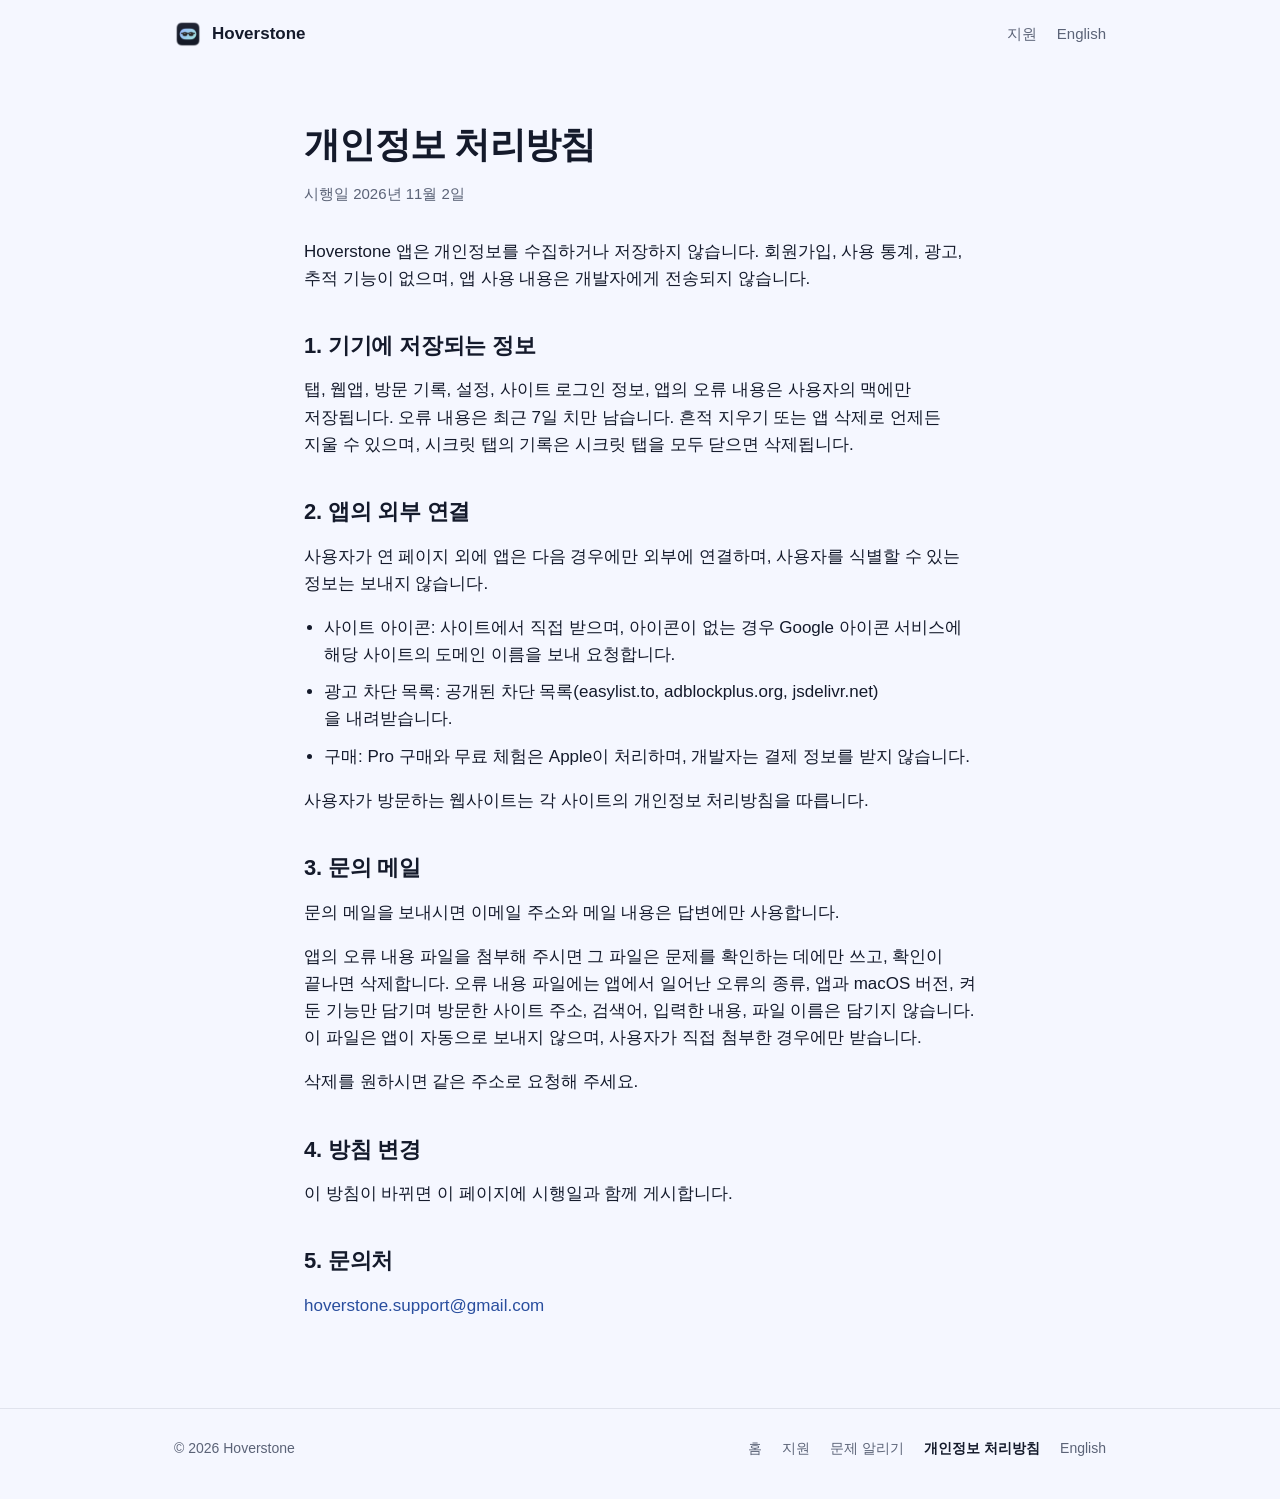
<file: ko/privacy/index.html>
<!doctype html>
<html lang="ko">
<head>
  <meta charset="utf-8">
  <meta name="viewport" content="width=device-width, initial-scale=1">
  <title>개인정보 처리방침 · Hoverstone</title>
  <meta name="description" content="Hoverstone 개인정보 처리방침">
  <link rel="icon" href="/assets/favicon.png">
  <link rel="alternate" hreflang="en" href="https://hoverstone.minihandz.com/privacy/">
  <link rel="stylesheet" href="/assets/style.css?v=3">
</head>
<body>
  <header class="wrap top">
    <a class="brand" href="/ko/"><img src="/assets/icon.png" alt="">Hoverstone</a>
    <nav>
      <a href="/ko/support/">지원</a>
      <a href="/privacy/" hreflang="en" lang="en">English</a>
    </nav>
  </header>

  <main class="wrap narrow page">
    <h1>개인정보 처리방침</h1>
    <p class="updated">시행일 2026년 11월 2일</p>

    <p>Hoverstone 앱은 개인정보를 수집하거나 저장하지 않습니다. 회원가입, 사용 통계, 광고, 추적 기능이 없으며, 앱 사용 내용은 개발자에게 전송되지 않습니다.</p>

    <h2>1. 기기에 저장되는 정보</h2>
    <p>탭, 웹앱, 방문 기록, 설정, 사이트 로그인 정보, 앱의 오류 내용은 사용자의 맥에만 저장됩니다. 오류 내용은 최근 7일 치만 남습니다. 흔적 지우기 또는 앱 삭제로 언제든 지울 수 있으며, 시크릿 탭의 기록은 시크릿 탭을 모두 닫으면 삭제됩니다.</p>

    <h2>2. 앱의 외부 연결</h2>
    <p>사용자가 연 페이지 외에 앱은 다음 경우에만 외부에 연결하며, 사용자를 식별할 수 있는 정보는 보내지 않습니다.</p>
    <ul>
      <li>사이트 아이콘: 사이트에서 직접 받으며, 아이콘이 없는 경우 Google 아이콘 서비스에 해당 사이트의 도메인 이름을 보내 요청합니다.</li>
      <li>광고 차단 목록: 공개된 차단 목록(easylist.to, adblockplus.org, jsdelivr.net)을 내려받습니다.</li>
      <li>구매: Pro 구매와 무료 체험은 Apple이 처리하며, 개발자는 결제 정보를 받지 않습니다.</li>
    </ul>
    <p>사용자가 방문하는 웹사이트는 각 사이트의 개인정보 처리방침을 따릅니다.</p>

    <h2>3. 문의 메일</h2>
    <p>문의 메일을 보내시면 이메일 주소와 메일 내용은 답변에만 사용합니다.</p>
    <p>앱의 오류 내용 파일을 첨부해 주시면 그 파일은 문제를 확인하는 데에만 쓰고, 확인이 끝나면 삭제합니다. 오류 내용 파일에는 앱에서 일어난 오류의 종류, 앱과 macOS 버전, 켜 둔 기능만 담기며 방문한 사이트 주소, 검색어, 입력한 내용, 파일 이름은 담기지 않습니다. 이 파일은 앱이 자동으로 보내지 않으며, 사용자가 직접 첨부한 경우에만 받습니다.</p>
    <p>삭제를 원하시면 같은 주소로 요청해 주세요.</p>

    <h2>4. 방침 변경</h2>
    <p>이 방침이 바뀌면 이 페이지에 시행일과 함께 게시합니다.</p>

    <h2>5. 문의처</h2>
    <p><a href="mailto:hoverstone.support@gmail.com">hoverstone.support@gmail.com</a></p>
  </main>

  <footer>
    <div class="wrap">
      <span>© 2026 Hoverstone</span>
      <nav>
        <a href="/ko/">홈</a>
        <a href="/ko/support/">지원</a>
        <a href="/ko/report/">문제 알리기</a>
        <a href="/ko/privacy/" aria-current="page">개인정보 처리방침</a>
        <a href="/privacy/" hreflang="en" lang="en">English</a>
      </nav>
    </div>
  </footer>
</body>
</html>
</file>
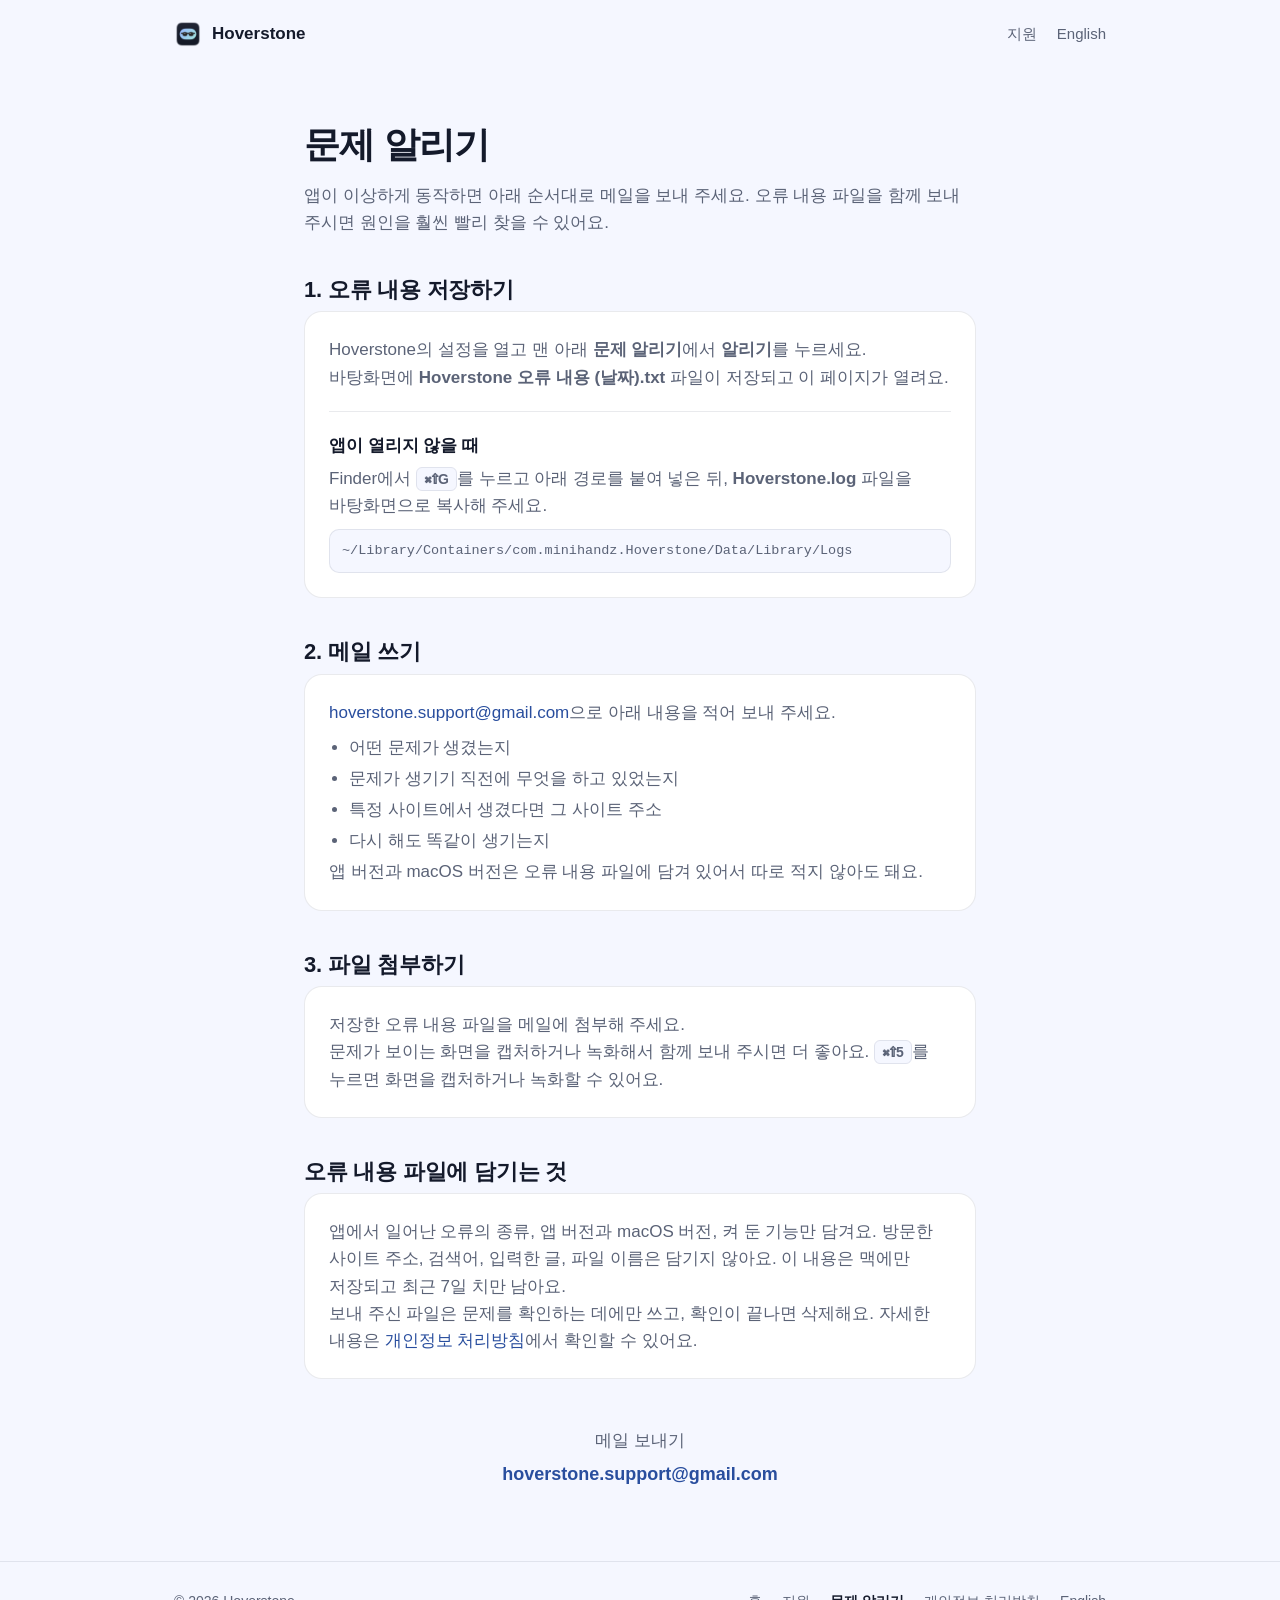
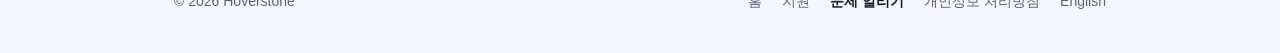
<file: ko/report/index.html>
<!doctype html>
<html lang="ko">
<head>
  <meta charset="utf-8">
  <meta name="viewport" content="width=device-width, initial-scale=1">
  <title>문제 알리기 · Hoverstone</title>
  <meta name="description" content="Hoverstone이 이상하게 동작할 때 알려주는 방법이에요.">
  <link rel="icon" href="/assets/favicon.png">
  <link rel="alternate" hreflang="en" href="https://hoverstone.minihandz.com/report/">
  <link rel="stylesheet" href="/assets/style.css?v=3">
</head>
<body>
  <header class="wrap top">
    <a class="brand" href="/ko/"><img src="/assets/icon.png" alt="">Hoverstone</a>
    <nav>
      <a href="/ko/support/">지원</a>
      <a href="/report/" hreflang="en" lang="en">English</a>
    </nav>
  </header>

  <main class="wrap narrow page">
    <h1>문제 알리기</h1>
    <p class="intro">앱이 이상하게 동작하면 아래 순서대로 메일을 보내 주세요. 오류 내용 파일을 함께 보내 주시면 원인을 훨씬 빨리 찾을 수 있어요.</p>

    <h2>1. 오류 내용 저장하기</h2>
    <div class="faq">
      <div>
        <p>Hoverstone의 설정을 열고 맨 아래 <strong>문제 알리기</strong>에서 <strong>알리기</strong>를 누르세요. 바탕화면에 <strong>Hoverstone 오류 내용 (날짜).txt</strong> 파일이 저장되고 이 페이지가 열려요.</p>
      </div>
      <div>
        <h3>앱이 열리지 않을 때</h3>
        <p>Finder에서 <kbd>⌘⇧G</kbd>를 누르고 아래 경로를 붙여 넣은 뒤, <strong>Hoverstone.log</strong> 파일을 바탕화면으로 복사해 주세요.</p>
        <p class="path">~/Library/Containers/com.minihandz.Hoverstone/Data/Library/Logs</p>
      </div>
    </div>

    <h2>2. 메일 쓰기</h2>
    <div class="faq">
      <div>
        <p><a href="mailto:hoverstone.support@gmail.com">hoverstone.support@gmail.com</a>으로 아래 내용을 적어 보내 주세요.</p>
        <ul>
          <li>어떤 문제가 생겼는지</li>
          <li>문제가 생기기 직전에 무엇을 하고 있었는지</li>
          <li>특정 사이트에서 생겼다면 그 사이트 주소</li>
          <li>다시 해도 똑같이 생기는지</li>
        </ul>
        <p>앱 버전과 macOS 버전은 오류 내용 파일에 담겨 있어서 따로 적지 않아도 돼요.</p>
      </div>
    </div>

    <h2>3. 파일 첨부하기</h2>
    <div class="faq">
      <div>
        <p>저장한 오류 내용 파일을 메일에 첨부해 주세요.</p>
        <p>문제가 보이는 화면을 캡처하거나 녹화해서 함께 보내 주시면 더 좋아요. <kbd>⌘⇧5</kbd>를 누르면 화면을 캡처하거나 녹화할 수 있어요.</p>
      </div>
    </div>

    <h2>오류 내용 파일에 담기는 것</h2>
    <div class="faq">
      <div>
        <p>앱에서 일어난 오류의 종류, 앱 버전과 macOS 버전, 켜 둔 기능만 담겨요. 방문한 사이트 주소, 검색어, 입력한 글, 파일 이름은 담기지 않아요. 이 내용은 맥에만 저장되고 최근 7일 치만 남아요.</p>
        <p>보내 주신 파일은 문제를 확인하는 데에만 쓰고, 확인이 끝나면 삭제해요. 자세한 내용은 <a href="/ko/privacy/">개인정보 처리방침</a>에서 확인할 수 있어요.</p>
      </div>
    </div>

    <div class="ask">
      <p>메일 보내기</p>
      <a href="mailto:hoverstone.support@gmail.com?subject=%5BHoverstone%5D%20%EB%AC%B8%EC%A0%9C%20%EC%95%8C%EB%A6%AC%EA%B8%B0&amp;body=%EC%96%B4%EB%96%A4%20%EB%AC%B8%EC%A0%9C%EA%B0%80%20%EC%83%9D%EA%B2%BC%EB%82%98%EC%9A%94%3F%0A%0A%0A%EB%AC%B8%EC%A0%9C%EA%B0%80%20%EC%83%9D%EA%B8%B0%EA%B8%B0%20%EC%A7%81%EC%A0%84%EC%97%90%20%EB%AC%B4%EC%97%87%EC%9D%84%20%ED%95%98%EA%B3%A0%20%EC%9E%88%EC%97%88%EB%82%98%EC%9A%94%3F%0A%0A%0A%ED%8A%B9%EC%A0%95%20%EC%82%AC%EC%9D%B4%ED%8A%B8%EC%97%90%EC%84%9C%20%EC%83%9D%EA%B2%BC%EB%8B%A4%EB%A9%B4%20%EA%B7%B8%20%EC%82%AC%EC%9D%B4%ED%8A%B8%20%EC%A3%BC%EC%86%8C%3A%0A%0A%0A%EB%8B%A4%EC%8B%9C%20%ED%95%B4%EB%8F%84%20%EB%98%91%EA%B0%99%EC%9D%B4%20%EC%83%9D%EA%B8%B0%EB%82%98%EC%9A%94%3F%0A%0A%0A(%EC%98%A4%EB%A5%98%20%EB%82%B4%EC%9A%A9%20%ED%8C%8C%EC%9D%BC%EA%B3%BC%20%ED%99%94%EB%A9%B4%20%EC%BA%A1%EC%B2%98%EB%A5%BC%20%EC%B2%A8%EB%B6%80%ED%95%B4%20%EC%A3%BC%EC%84%B8%EC%9A%94)">hoverstone.support@gmail.com</a>
    </div>
  </main>

  <footer>
    <div class="wrap">
      <span>© 2026 Hoverstone</span>
      <nav>
        <a href="/ko/">홈</a>
        <a href="/ko/support/">지원</a>
        <a href="/ko/report/" aria-current="page">문제 알리기</a>
        <a href="/ko/privacy/">개인정보 처리방침</a>
        <a href="/report/" hreflang="en" lang="en">English</a>
      </nav>
    </div>
  </footer>
</body>
</html>
</file>
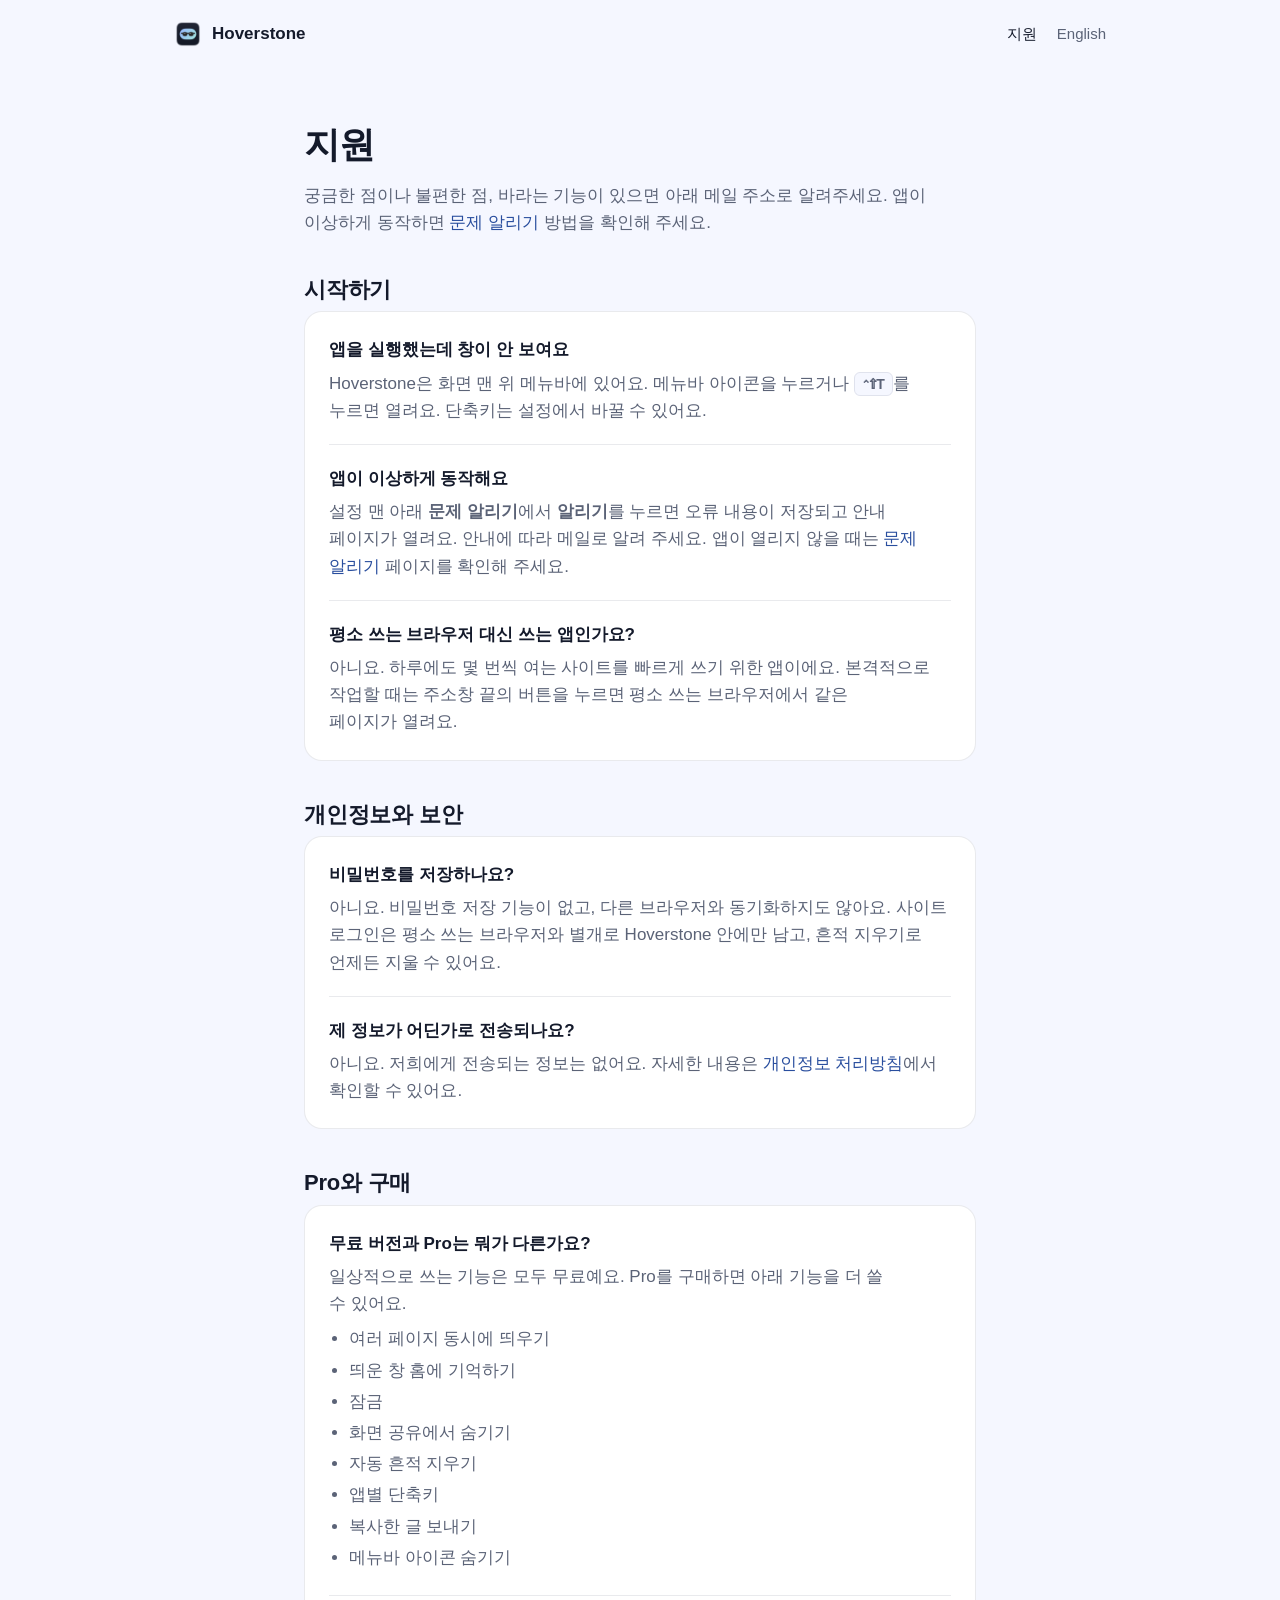
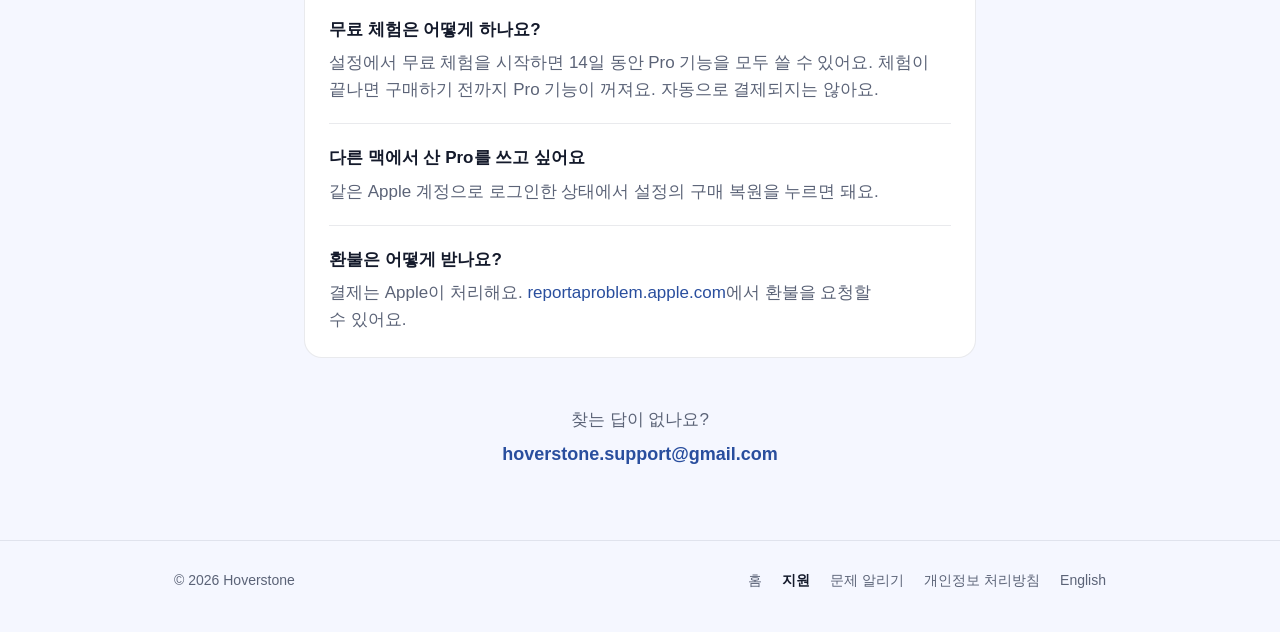
<file: ko/support/index.html>
<!doctype html>
<html lang="ko">
<head>
  <meta charset="utf-8">
  <meta name="viewport" content="width=device-width, initial-scale=1">
  <title>지원 · Hoverstone</title>
  <meta name="description" content="Hoverstone에 대해 자주 묻는 질문과 문의 방법이에요.">
  <link rel="icon" href="/assets/favicon.png">
  <link rel="alternate" hreflang="en" href="https://hoverstone.minihandz.com/support/">
  <link rel="stylesheet" href="/assets/style.css?v=3">
</head>
<body>
  <header class="wrap top">
    <a class="brand" href="/ko/"><img src="/assets/icon.png" alt="">Hoverstone</a>
    <nav>
      <a href="/ko/support/" aria-current="page">지원</a>
      <a href="/support/" hreflang="en" lang="en">English</a>
    </nav>
  </header>

  <main class="wrap narrow page">
    <h1>지원</h1>
    <p class="intro">궁금한 점이나 불편한 점, 바라는 기능이 있으면 아래 메일 주소로 알려주세요. 앱이 이상하게 동작하면 <a href="/ko/report/">문제 알리기</a> 방법을 확인해 주세요.</p>

    <h2>시작하기</h2>
    <div class="faq">
      <div>
        <h3>앱을 실행했는데 창이 안 보여요</h3>
        <p>Hoverstone은 화면 맨 위 메뉴바에 있어요. 메뉴바 아이콘을 누르거나 <kbd>⌃⇧T</kbd>를 누르면 열려요. 단축키는 설정에서 바꿀 수 있어요.</p>
      </div>
      <div>
        <h3>앱이 이상하게 동작해요</h3>
        <p>설정 맨 아래 <strong>문제 알리기</strong>에서 <strong>알리기</strong>를 누르면 오류 내용이 저장되고 안내 페이지가 열려요. 안내에 따라 메일로 알려 주세요. 앱이 열리지 않을 때는 <a href="/ko/report/">문제 알리기</a> 페이지를 확인해 주세요.</p>
      </div>
      <div>
        <h3>평소 쓰는 브라우저 대신 쓰는 앱인가요?</h3>
        <p>아니요. 하루에도 몇 번씩 여는 사이트를 빠르게 쓰기 위한 앱이에요. 본격적으로 작업할 때는 주소창 끝의 버튼을 누르면 평소 쓰는 브라우저에서 같은 페이지가 열려요.</p>
      </div>
    </div>

    <h2>개인정보와 보안</h2>
    <div class="faq">
      <div>
        <h3>비밀번호를 저장하나요?</h3>
        <p>아니요. 비밀번호 저장 기능이 없고, 다른 브라우저와 동기화하지도 않아요. 사이트 로그인은 평소 쓰는 브라우저와 별개로 Hoverstone 안에만 남고, 흔적 지우기로 언제든 지울 수 있어요.</p>
      </div>
      <div>
        <h3>제 정보가 어딘가로 전송되나요?</h3>
        <p>아니요. 저희에게 전송되는 정보는 없어요. 자세한 내용은 <a href="/ko/privacy/">개인정보 처리방침</a>에서 확인할 수 있어요.</p>
      </div>
    </div>

    <h2>Pro와 구매</h2>
    <div class="faq">
      <div>
        <h3>무료 버전과 Pro는 뭐가 다른가요?</h3>
        <p>일상적으로 쓰는 기능은 모두 무료예요. Pro를 구매하면 아래 기능을 더 쓸 수 있어요.</p>
        <ul>
          <li>여러 페이지 동시에 띄우기</li>
          <li>띄운 창 홈에 기억하기</li>
          <li>잠금</li>
          <li>화면 공유에서 숨기기</li>
          <li>자동 흔적 지우기</li>
          <li>앱별 단축키</li>
          <li>복사한 글 보내기</li>
          <li>메뉴바 아이콘 숨기기</li>
        </ul>
      </div>
      <div>
        <h3>무료 체험은 어떻게 하나요?</h3>
        <p>설정에서 무료 체험을 시작하면 14일 동안 Pro 기능을 모두 쓸 수 있어요. 체험이 끝나면 구매하기 전까지 Pro 기능이 꺼져요. 자동으로 결제되지는 않아요.</p>
      </div>
      <div>
        <h3>다른 맥에서 산 Pro를 쓰고 싶어요</h3>
        <p>같은 Apple 계정으로 로그인한 상태에서 설정의 구매 복원을 누르면 돼요.</p>
      </div>
      <div>
        <h3>환불은 어떻게 받나요?</h3>
        <p>결제는 Apple이 처리해요. <a href="https://reportaproblem.apple.com">reportaproblem.apple.com</a>에서 환불을 요청할 수 있어요.</p>
      </div>
    </div>

    <div class="ask">
      <p>찾는 답이 없나요?</p>
      <a href="mailto:hoverstone.support@gmail.com">hoverstone.support@gmail.com</a>
    </div>
  </main>

  <footer>
    <div class="wrap">
      <span>© 2026 Hoverstone</span>
      <nav>
        <a href="/ko/">홈</a>
        <a href="/ko/support/" aria-current="page">지원</a>
        <a href="/ko/report/">문제 알리기</a>
        <a href="/ko/privacy/">개인정보 처리방침</a>
        <a href="/support/" hreflang="en" lang="en">English</a>
      </nav>
    </div>
  </footer>
</body>
</html>
</file>
<file: assets/style.css>
/* Hoverstone site. One colour, two depths: the app's periwinkle → aqua,
   deeper on white, lighter on dark. */

:root {
  --bg: #f5f7ff;
  --surface: #ffffff;
  --line: rgba(20, 30, 60, 0.09);
  --text: #141a2b;
  --muted: #5b6377;
  --accent-start: #5473d1;
  --accent-end: #338197;
  --accent-label: #294e9e;
  --on-accent: #ffffff;
  --glow: rgba(84, 115, 209, 0.16);
  color-scheme: light;
}

@media (prefers-color-scheme: dark) {
  :root {
    --bg: #141a26;
    --surface: #1c2230;
    --line: rgba(255, 255, 255, 0.08);
    --text: #eef1f8;
    --muted: #9aa3b8;
    --accent-start: #99b8ff;
    --accent-end: #a3e6db;
    --accent-label: #bdd6ff;
    --on-accent: #10141d;
    --glow: rgba(153, 184, 255, 0.14);
    color-scheme: dark;
  }
}

* { box-sizing: border-box; }

html { -webkit-text-size-adjust: 100%; }

img { max-width: 100%; height: auto; }

body {
  margin: 0;
  background: var(--bg);
  color: var(--text);
  font: 17px/1.6 -apple-system, BlinkMacSystemFont, "Apple SD Gothic Neo", "Segoe UI", "Noto Sans KR", sans-serif;
  -webkit-font-smoothing: antialiased;
}

:lang(ko) body, body:lang(ko) { word-break: keep-all; }

h1, h2, h3, .lead, .hero p { text-wrap: balance; }
p, li { text-wrap: pretty; }

a { color: var(--accent-label); text-decoration: none; }
a:hover { text-decoration: underline; }

.wrap { max-width: 980px; margin: 0 auto; padding: 0 24px; }
.narrow { max-width: 720px; }

/* Top bar */
.top {
  display: flex; align-items: center; justify-content: space-between;
  padding-top: 20px; padding-bottom: 20px;
}
.brand { display: flex; align-items: center; gap: 10px; color: var(--text); font-weight: 650; }
.brand:hover { text-decoration: none; }
.brand img { width: 28px; height: 28px; }
.top nav { display: flex; gap: 20px; font-size: 15px; }
.top nav a { color: var(--muted); }
.top nav a:hover, .top nav a[aria-current] { color: var(--text); text-decoration: none; }

/* Hero */
.hero { text-align: center; padding-top: 72px; padding-bottom: 56px; position: relative; }
.hero::before {
  content: ""; position: absolute; inset: 0 10% auto; height: 360px; z-index: -1;
  background: radial-gradient(closest-side, var(--glow), transparent);
}
.hero img { width: 128px; height: 128px; }
.hero h1 { font-size: clamp(34px, 6vw, 52px); line-height: 1.15; letter-spacing: -0.02em; margin: 24px 0 14px; }
.hero p { font-size: 20px; color: var(--muted); margin: 0 auto; max-width: 560px; }

.cta { margin-top: 32px; display: flex; flex-direction: column; align-items: center; gap: 10px; }
.button {
  display: inline-block; padding: 12px 26px; border-radius: 999px; font-weight: 600;
  background: linear-gradient(120deg, var(--accent-start), var(--accent-end));
  color: var(--on-accent);
}
.button:hover { text-decoration: none; filter: brightness(1.05); }
.button[aria-disabled="true"] { opacity: 0.55; pointer-events: none; }
.note { font-size: 14px; color: var(--muted); }

/* Sections */
section, section.wrap { padding-top: 40px; padding-bottom: 40px; }
h2 { font-size: 30px; letter-spacing: -0.01em; line-height: 1.25; margin: 0 0 10px; text-align: center; }
.lead { color: var(--muted); text-align: center; margin: 0 auto 36px; max-width: 560px; }

.grid { display: grid; grid-template-columns: repeat(auto-fit, minmax(260px, 1fr)); gap: 16px; }
.card {
  background: var(--surface); border: 1px solid var(--line); border-radius: 18px; padding: 24px;
}
.card h3 { font-size: 18px; margin: 0 0 6px; }
.card p { margin: 0; color: var(--muted); font-size: 15.5px; }

kbd {
  font: 600 14px/1 -apple-system, BlinkMacSystemFont, sans-serif;
  padding: 3px 7px; border-radius: 6px; border: 1px solid var(--line); background: var(--bg);
  white-space: nowrap;
}

/* Pro */
.pro { background: var(--surface); border: 1px solid var(--line); border-radius: 24px; padding: 40px 32px; }
.pro ul { list-style: none; padding: 0; margin: 0; display: grid; grid-template-columns: repeat(auto-fit, minmax(260px, 1fr)); gap: 14px 28px; }
.pro li { padding-left: 18px; position: relative; }
.pro li::before {
  content: ""; position: absolute; left: 0; top: 0.62em; width: 7px; height: 7px; border-radius: 50%;
  background: linear-gradient(120deg, var(--accent-start), var(--accent-end));
}
.pro li strong { display: block; font-weight: 600; }
.pro li span { color: var(--muted); font-size: 15px; }

/* Text pages: support, privacy */
.page { padding-top: 48px; padding-bottom: 24px; }
.page h1 { font-size: 36px; letter-spacing: -0.02em; margin: 0 0 8px; }
.page h2 { text-align: left; font-size: 22px; margin: 40px 0 8px; }
.page h3 { font-size: 17px; margin: 28px 0 4px; }
.page p, .page li { color: var(--text); }
.page .updated { color: var(--muted); font-size: 15px; margin: 0 0 32px; }
.page .intro { color: var(--muted); margin: 0 0 8px; }
.page ul { padding-left: 20px; }
.page li { margin: 10px 0; }
.page li strong { display: block; }

/* FAQ: a box per group, a hairline between questions */
.faq { background: var(--surface); border: 1px solid var(--line); border-radius: 18px; padding: 4px 24px; }
.faq > div { padding: 20px 0; }
.faq > div + div { border-top: 1px solid var(--line); }
.faq h3 { margin: 0 0 6px; }
.faq p { margin: 0; color: var(--muted); }
.faq ul { margin: 8px 0 0; color: var(--muted); }
.faq li { margin: 4px 0; color: var(--muted); }
.ask { margin-top: 48px; text-align: center; }
.ask p { color: var(--muted); margin: 0 0 6px; }
.ask a { font-weight: 600; font-size: 18px; }
.contact { background: var(--surface); border: 1px solid var(--line); border-radius: 18px; padding: 24px; margin: 24px 0; }
.contact p { margin: 0 0 4px; }
.contact a { font-weight: 600; font-size: 18px; }

/* Footer */
footer { border-top: 1px solid var(--line); margin-top: 48px; padding: 28px 0 40px; font-size: 14px; color: var(--muted); }
footer .wrap { display: flex; flex-wrap: wrap; gap: 12px 24px; justify-content: space-between; }
footer nav { display: flex; flex-wrap: wrap; gap: 20px; }
footer a { color: var(--muted); }
footer a[aria-current] { color: var(--text); font-weight: 600; }

@media (max-width: 600px) {
  .hero { padding-top: 48px; padding-bottom: 40px; }
  .hero p { font-size: 18px; }
  .top nav { gap: 14px; }
  .pro { padding: 28px 20px; }
}

/* Screenshots: one wide under the hero, the rest two by two */
.shots { padding-top: 0; }
.shot { margin: 0; }
.shot img {
  display: block; width: 100%; height: auto; border-radius: 14px;
  border: 1px solid var(--line); background: var(--surface);
  box-shadow: 0 24px 60px -28px rgba(20, 30, 60, 0.45);
}
.shot figcaption { text-align: center; color: var(--muted); font-size: 15px; margin-top: 14px; }
.shot-grid { display: grid; grid-template-columns: repeat(auto-fit, minmax(300px, 1fr)); gap: 36px 24px; margin-top: 48px; align-items: start; }
/* Two close-ups of the panel shown as one shot */
.pair { display: flex; gap: 12px; justify-content: center; }
.pair img { width: calc(50% - 6px); }
@media (min-width: 700px) {
  .shot-grid > :last-child:nth-child(odd) { grid-column: 1 / -1; justify-self: center; width: calc(50% - 12px); }
}

/* A path to type into Finder: monospaced, and broken anywhere it must */
.path {
  font-family: ui-monospace, SFMono-Regular, Menlo, monospace; font-size: 13.5px;
  background: var(--bg); border: 1px solid var(--line); border-radius: 10px;
  padding: 10px 12px; margin-top: 10px !important; word-break: break-all; user-select: all;
}
</file>
